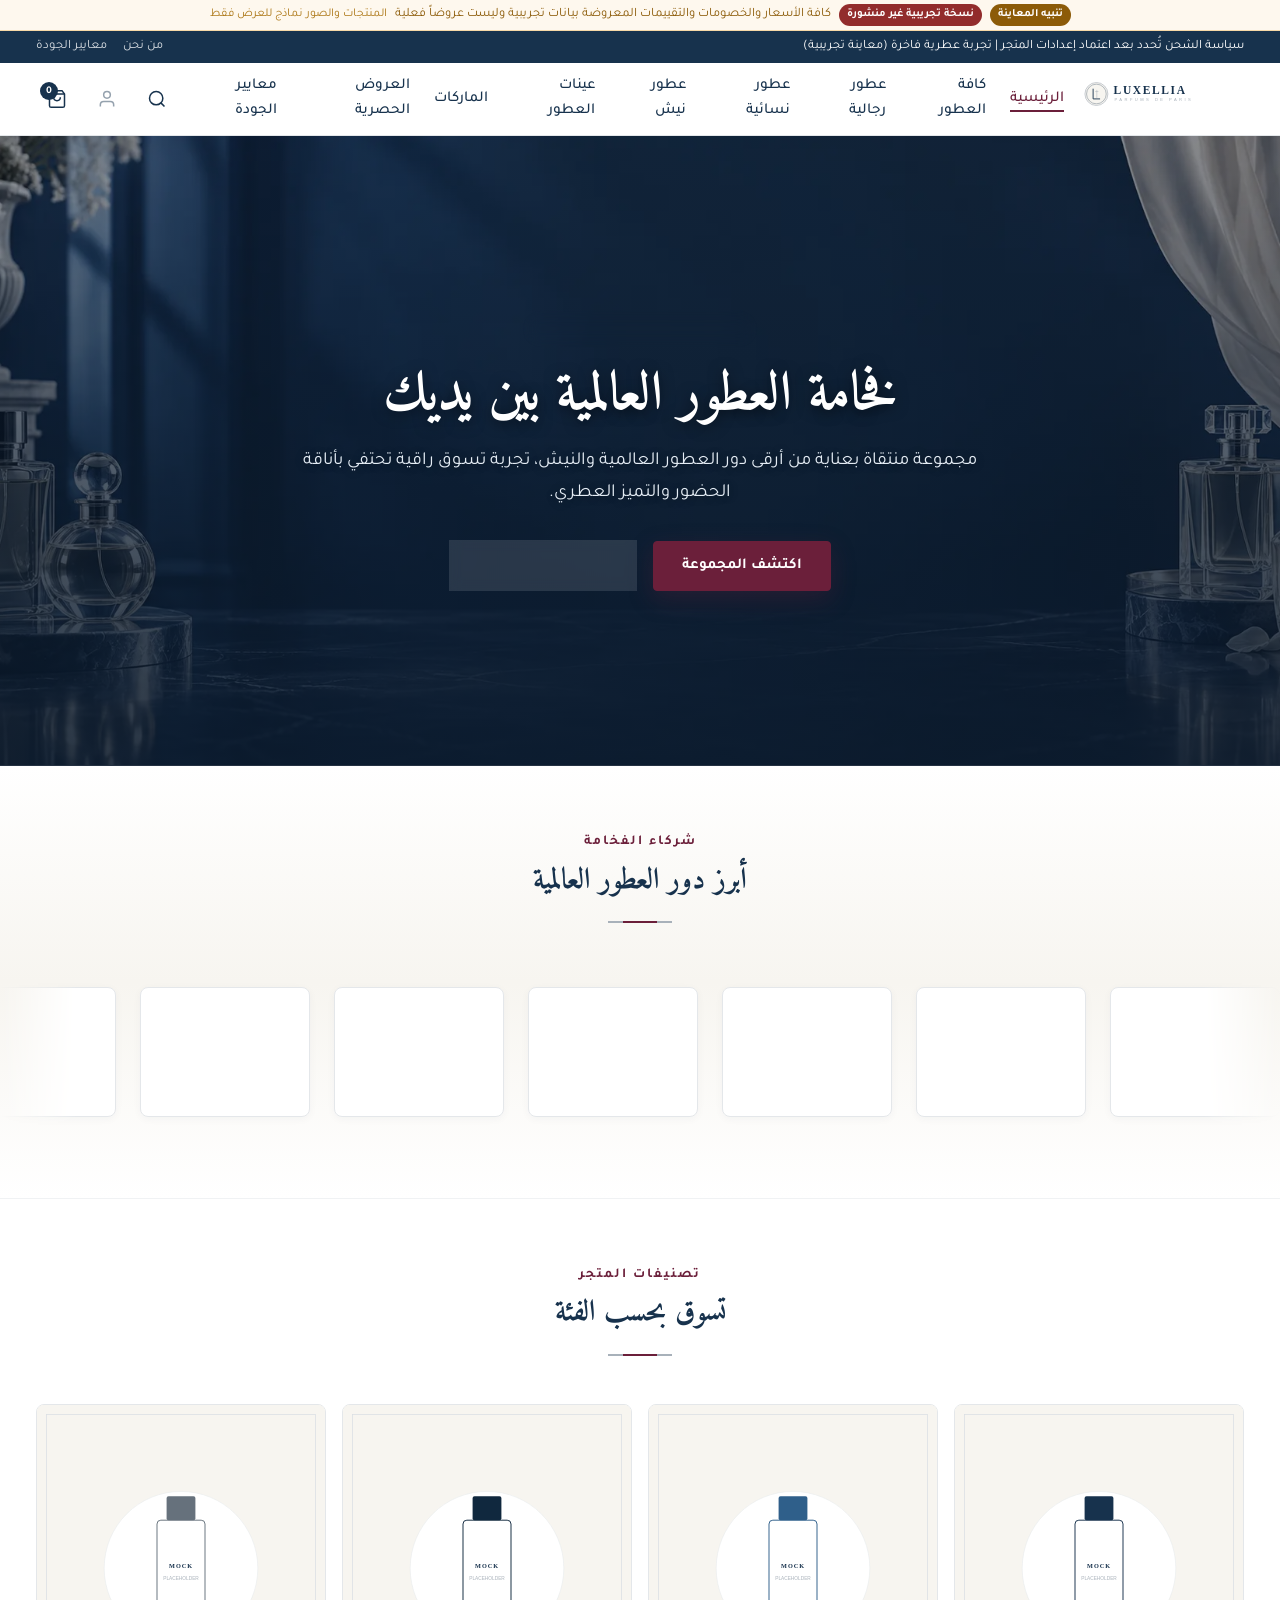
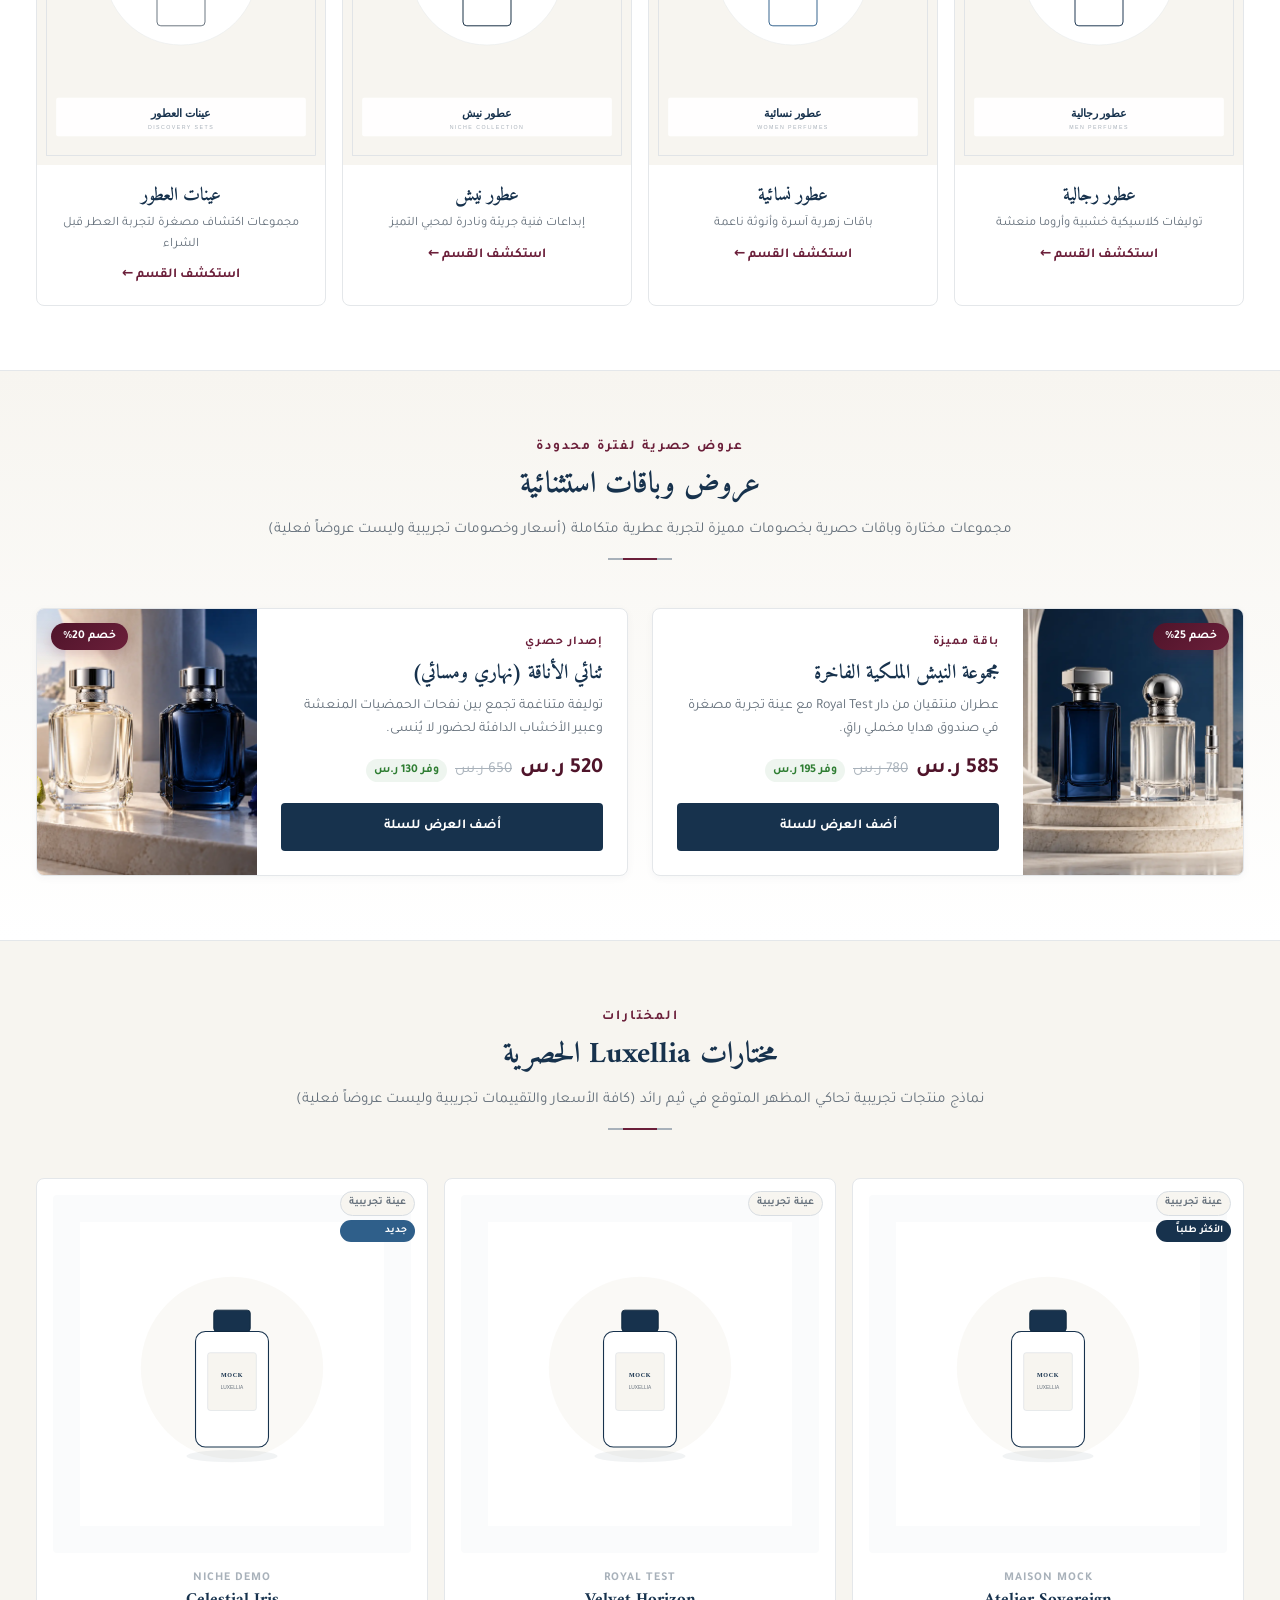
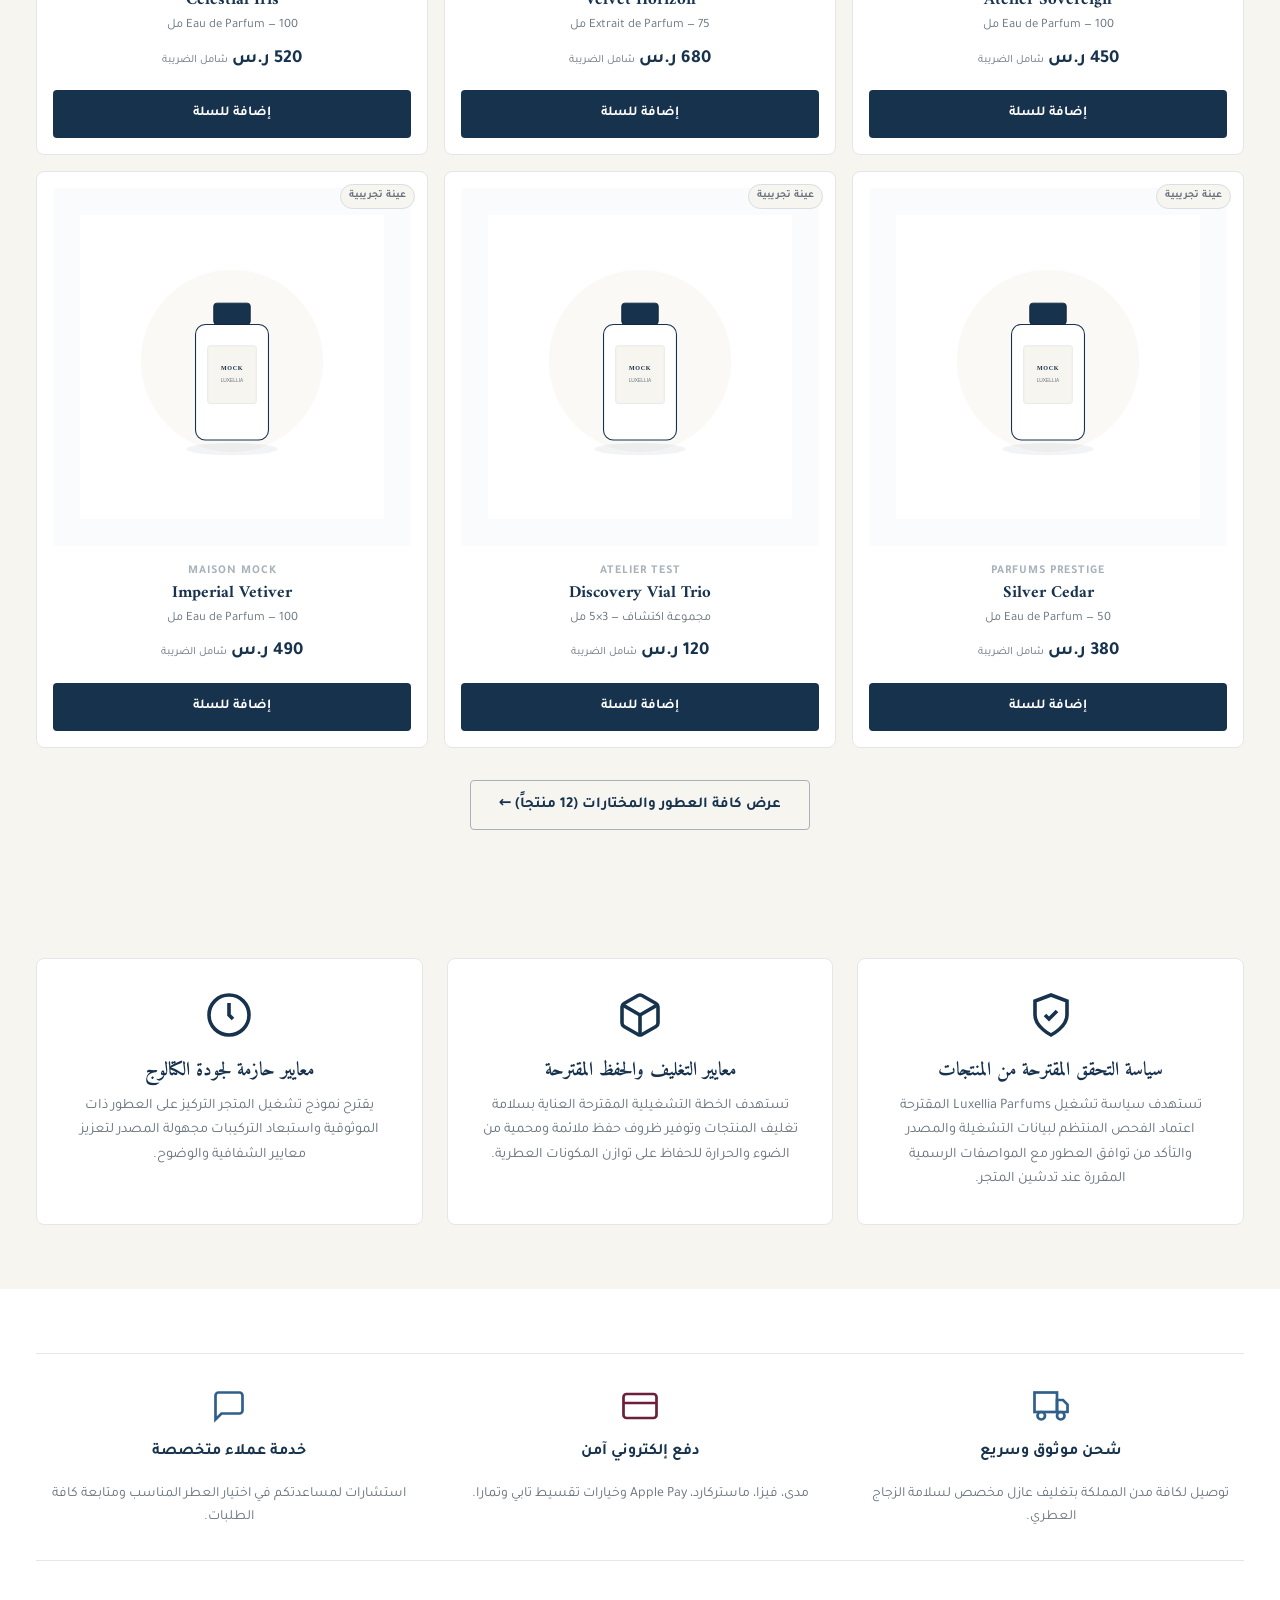
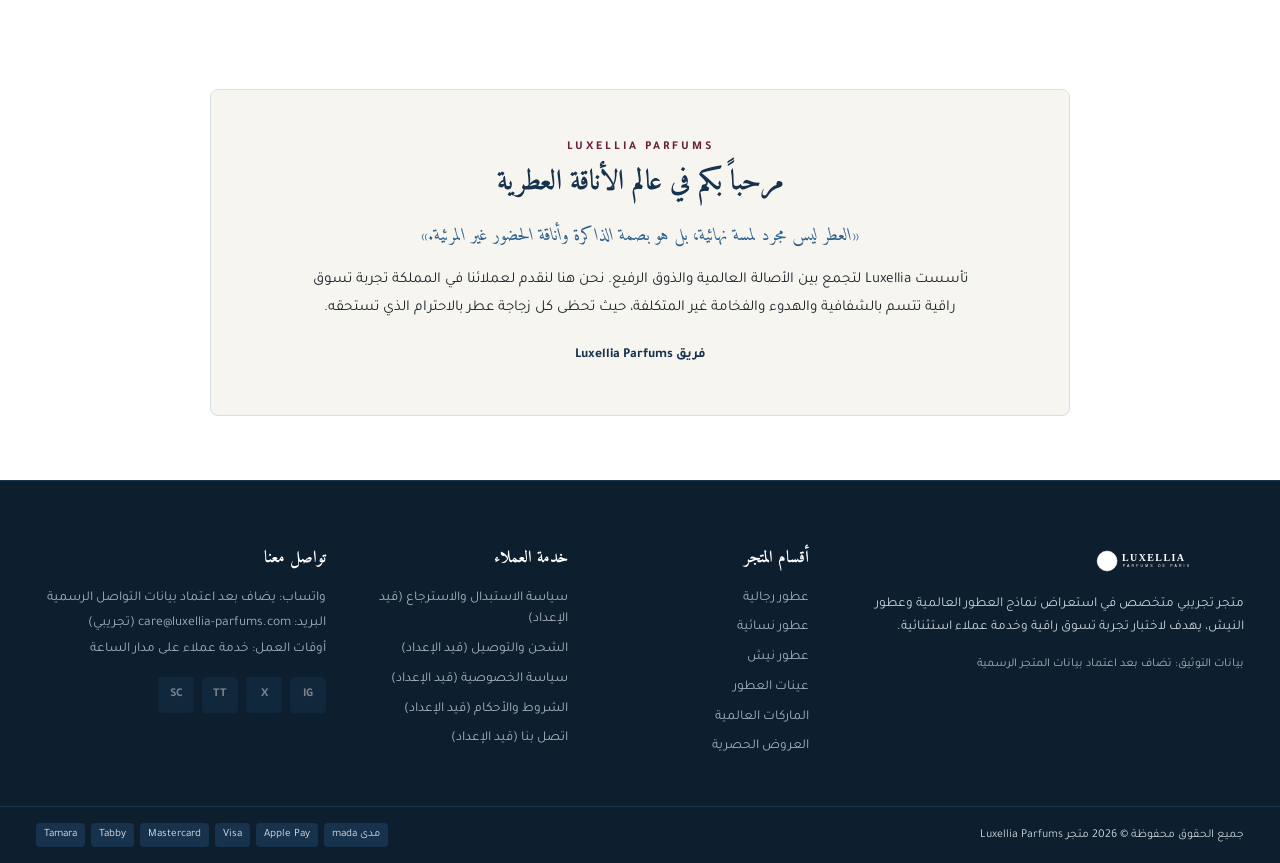
<file: index.html>
<!DOCTYPE html>
<html lang="ar" dir="rtl">
<head>
  <meta charset="UTF-8">
  <meta name="viewport" content="width=device-width, initial-scale=1.0">
  <meta name="description" content="متجر Luxellia Parfums - واجهة تجريبية فاخرة لتخصيص ثيم رائد على منصة سلة">
  <meta name="robots" content="noindex,nofollow">
  <title>Luxellia Parfums | فخامة العطور العالمية (معاينة تجريبية)</title>
  <link rel="stylesheet" href="styles.css?v=1.4.1">
  <link rel="preconnect" href="https://fonts.googleapis.com">
  <link rel="preconnect" href="https://fonts.gstatic.com" crossorigin>
  <link href="https://fonts.googleapis.com/css2?family=Amiri:ital,wght@0,400;0,700;1,400&family=Tajawal:wght@300;400;500;700&display=swap" rel="stylesheet">
</head>
<body class="luxellia-body">
  <!-- Mock Notice Banner -->
  <div class="luxellia-mock-banner" role="alert">
    <div class="luxellia-container luxellia-mock-banner-inner">
      <span class="luxellia-mock-tag">تنبيه المعاينة</span>
      <span class="luxellia-unpublished-tag">نسخة تجريبية غير منشورة</span>
      <span>كافة الأسعار والخصومات والتقييمات المعروضة بيانات تجريبية وليست عروضاً فعلية</span>
      <span class="luxellia-mock-note">المنتجات والصور نماذج للعرض فقط</span>
    </div>
  </div>

  <!-- Announcement Bar -->
  <div class="luxellia-top-bar">
    <div class="luxellia-container luxellia-top-bar-inner">
      <p class="luxellia-top-bar-text">سياسة الشحن تُحدد بعد اعتماد إعدادات المتجر | تجربة عطرية فاخرة (معاينة تجريبية)</p>
      <div class="luxellia-top-bar-links">
        <a href="#about" class="luxellia-link-subtle">من نحن</a>
        <a href="#authenticity" class="luxellia-link-subtle">معايير الجودة</a>
      </div>
    </div>
  </div>

  <!-- Main Navigation Header -->
  <header class="luxellia-header" id="main-header">
    <div class="luxellia-container luxellia-header-inner">
      <!-- Mobile Menu Toggle Button -->
      <button class="luxellia-menu-btn" id="menuToggle" aria-label="فتح القائمة الرئيسية" aria-expanded="false" aria-controls="mainNav">
        <span class="luxellia-menu-icon" aria-hidden="true"></span>
      </button>

      <!-- Logo -->
      <div class="luxellia-brand">
        <a href="index.html" class="luxellia-brand-link" aria-label="Luxellia Parfums الرئيسية">
          <img src="assets/logo.svg" alt="Luxellia Parfums" class="luxellia-logo" width="180" height="42">
        </a>
      </div>

      <!-- Desktop Navigation -->
      <nav class="luxellia-nav" id="mainNav" aria-label="التنقل الرئيسي">
        <ul class="luxellia-nav-list">
          <li class="luxellia-nav-item"><a href="index.html" class="luxellia-nav-link active">الرئيسية</a></li>
          <li class="luxellia-nav-item"><a href="products.html" class="luxellia-nav-link">كافة العطور</a></li>
          <li class="luxellia-nav-item"><a href="products.html?category=men" class="luxellia-nav-link">عطور رجالية</a></li>
          <li class="luxellia-nav-item"><a href="products.html?category=women" class="luxellia-nav-link">عطور نسائية</a></li>
          <li class="luxellia-nav-item"><a href="products.html?category=niche" class="luxellia-nav-link">عطور نيش</a></li>
          <li class="luxellia-nav-item"><a href="products.html?category=samples" class="luxellia-nav-link">عينات العطور</a></li>
          <li class="luxellia-nav-item"><a href="#brands" class="luxellia-nav-link">الماركات</a></li>
          <li class="luxellia-nav-item"><a href="products.html?offers=true" class="luxellia-nav-link">العروض الحصرية</a></li>
          <li class="luxellia-nav-item"><a href="#authenticity" class="luxellia-nav-link">معايير الجودة</a></li>
        </ul>
      </nav>

      <!-- Header Utilities -->
      <div class="luxellia-header-actions">
        <!-- Search Trigger -->
        <button class="luxellia-action-btn" id="searchBtn" aria-label="البحث عن عطر">
          <svg class="luxellia-icon" viewBox="0 0 24 24" fill="none" stroke="currentColor" stroke-width="1.8" aria-hidden="true">
            <circle cx="11" cy="11" r="8"></circle>
            <line x1="21" y1="21" x2="16.65" y2="16.65"></line>
          </svg>
        </button>

        <!-- Account (Disabled in preview) -->
        <button type="button" class="luxellia-action-btn" disabled aria-label="تسجيل الدخول / الحساب (غير متاح في المعاينة التجريبية)" title="تسجيل الدخول / الحساب (غير متاح في المعاينة التجريبية)">
          <svg class="luxellia-icon" viewBox="0 0 24 24" fill="none" stroke="currentColor" stroke-width="1.8" aria-hidden="true">
            <path d="M20 21v-2a4 4 0 0 0-4-4H8a4 4 0 0 0-4 4v2"></path>
            <circle cx="12" cy="7" r="4"></circle>
          </svg>
        </button>

        <!-- Cart Badge -->
        <button class="luxellia-action-btn luxellia-cart-btn" id="cartBtn" aria-label="سلة المشتريات: 0 منتجات">
          <svg class="luxellia-icon" viewBox="0 0 24 24" fill="none" stroke="currentColor" stroke-width="1.8" aria-hidden="true">
            <path d="M6 2L3 6v14a2 2 0 0 0 2 2h14a2 2 0 0 0 2-2V6l-3-4z"></path>
            <line x1="3" y1="6" x2="21" y2="6"></line>
            <path d="M16 10a4 4 0 0 1-8 0"></path>
          </svg>
          <span class="luxellia-cart-badge" id="cartCount">0</span>
        </button>
      </div>
    </div>
  </header>

  <main id="main-content">
    <!-- Hero Section -->
    <section class="luxellia-hero" aria-label="الواجهة الرئيسية">
      <!-- Responsive Background Picture -->
      <div class="luxellia-hero-media" aria-hidden="true">
        <picture class="luxellia-hero-picture">
          <source media="(max-width: 767px)" srcset="assets/img/hero-background-mobile.webp" width="1122" height="1402">
          <img src="assets/img/hero-background-desktop.webp" alt="" class="luxellia-hero-background" width="1942" height="809" fetchpriority="high" decoding="async" aria-hidden="true">
        </picture>
        <div class="luxellia-hero-overlay" aria-hidden="true"></div>
      </div>

      <!-- Centered Hero Content -->
      <div class="luxellia-container luxellia-hero-inner">
        <div class="luxellia-hero-content">
          <span class="luxellia-hero-tag">تشكيلة خريف 2026 الحصرية</span>
          <h1 class="luxellia-hero-title">فخامة العطور العالمية بين يديك</h1>
          <p class="luxellia-hero-desc">
            مجموعة منتقاة بعناية من أرقى دور العطور العالمية والنيش، تجربة تسوق راقية تحتفي بأناقة الحضور والتميز العطري.
          </p>
          <div class="luxellia-hero-actions">
            <a href="products.html" class="luxellia-btn luxellia-btn-primary">اكتشف المجموعة</a>
            <a href="#categories" class="luxellia-btn luxellia-btn-secondary">تسوق بحسب الفئة</a>
          </div>
        </div>
      </div>
    </section>

    <!-- Luxury Brands Strip Marquee Section -->
    <section class="luxellia-section luxellia-brands-strip-section" id="brands" aria-labelledby="brandsTitle">
      <div class="luxellia-container">
        <div class="luxellia-section-header">
          <span class="luxellia-section-subtitle">شركاء الفخامة</span>
          <h2 class="luxellia-section-title" id="brandsTitle">أبرز دور العطور العالمية</h2>
          <div class="luxellia-divider" aria-hidden="true"></div>
        </div>
      </div>

      <div class="luxellia-brands-strip" role="region" aria-label="شريط العلامات التجارية العالمي" tabindex="0">
        <div class="luxellia-brands-track">
          <!-- Primary Accessible Group -->
          <div class="luxellia-brands-group">
            <article class="luxellia-brand-card">
              <a href="#brands" class="luxellia-brand-card-link" aria-label="علامة تجارية: ميزون موك (Maison Mock)">
                <div class="luxellia-brand-logo-wrap">
                  <img src="assets/brand-1.svg" alt="" class="luxellia-brand-logo" width="140" height="54" loading="lazy">
                </div>
                <h3 class="luxellia-brand-name">ميزون موك</h3>
                <span class="luxellia-brand-sub">Maison Mock</span>
              </a>
            </article>

            <article class="luxellia-brand-card">
              <a href="#brands" class="luxellia-brand-card-link" aria-label="علامة تجارية: رويال تيست (Royal Test)">
                <div class="luxellia-brand-logo-wrap">
                  <img src="assets/brand-2.svg" alt="" class="luxellia-brand-logo" width="140" height="54" loading="lazy">
                </div>
                <h3 class="luxellia-brand-name">رويال تيست</h3>
                <span class="luxellia-brand-sub">Royal Test</span>
              </a>
            </article>

            <article class="luxellia-brand-card">
              <a href="#brands" class="luxellia-brand-card-link" aria-label="علامة تجارية: نيش ديمو (Niche Demo)">
                <div class="luxellia-brand-logo-wrap">
                  <img src="assets/brand-3.svg" alt="" class="luxellia-brand-logo" width="140" height="54" loading="lazy">
                </div>
                <h3 class="luxellia-brand-name">نيش ديمو</h3>
                <span class="luxellia-brand-sub">Niche Demo</span>
              </a>
            </article>

            <article class="luxellia-brand-card">
              <a href="#brands" class="luxellia-brand-card-link" aria-label="علامة تجارية: عطور برستيج (Parfums Prestige)">
                <div class="luxellia-brand-logo-wrap">
                  <img src="assets/brand-4.svg" alt="" class="luxellia-brand-logo" width="140" height="54" loading="lazy">
                </div>
                <h3 class="luxellia-brand-name">عطور برستيج</h3>
                <span class="luxellia-brand-sub">Parfums Prestige</span>
              </a>
            </article>

            <article class="luxellia-brand-card">
              <a href="#brands" class="luxellia-brand-card-link" aria-label="علامة تجارية: أتيليه تيست (Atelier Test)">
                <div class="luxellia-brand-logo-wrap">
                  <img src="assets/brand-5.svg" alt="" class="luxellia-brand-logo" width="140" height="54" loading="lazy">
                </div>
                <h3 class="luxellia-brand-name">أتيليه تيست</h3>
                <span class="luxellia-brand-sub">Atelier Test</span>
              </a>
            </article>

            <article class="luxellia-brand-card">
              <a href="#brands" class="luxellia-brand-card-link" aria-label="علامة تجارية: إيسنس ديمو (Essence Demo)">
                <div class="luxellia-brand-logo-wrap">
                  <img src="assets/brand-6.svg" alt="" class="luxellia-brand-logo" width="140" height="54" loading="lazy">
                </div>
                <h3 class="luxellia-brand-name">إيسنس ديمو</h3>
                <span class="luxellia-brand-sub">Essence Demo</span>
              </a>
            </article>

            <article class="luxellia-brand-card">
              <a href="#brands" class="luxellia-brand-card-link" aria-label="علامة تجارية: أورا موك (Aura Mock)">
                <div class="luxellia-brand-logo-wrap">
                  <img src="assets/brand-7.svg" alt="" class="luxellia-brand-logo" width="140" height="54" loading="lazy">
                </div>
                <h3 class="luxellia-brand-name">أورا موك</h3>
                <span class="luxellia-brand-sub">Aura Mock</span>
              </a>
            </article>

            <article class="luxellia-brand-card">
              <a href="#brands" class="luxellia-brand-card-link" aria-label="علامة تجارية: نوبل ديمو (Noble Demo)">
                <div class="luxellia-brand-logo-wrap">
                  <img src="assets/brand-8.svg" alt="" class="luxellia-brand-logo" width="140" height="54" loading="lazy">
                </div>
                <h3 class="luxellia-brand-name">نوبل ديمو</h3>
                <span class="luxellia-brand-sub">Noble Demo</span>
              </a>
            </article>
          </div>

          <!-- Secondary Cloned Group for Seamless Loop (aria-hidden="true" and tabindex="-1" to prevent duplicate assistive announcements or focus trap) -->
          <div class="luxellia-brands-group" aria-hidden="true">
            <article class="luxellia-brand-card">
              <a href="#brands" class="luxellia-brand-card-link" tabindex="-1">
                <div class="luxellia-brand-logo-wrap">
                  <img src="assets/brand-1.svg" alt="" class="luxellia-brand-logo" width="140" height="54" loading="lazy">
                </div>
                <h3 class="luxellia-brand-name">ميزون موك</h3>
                <span class="luxellia-brand-sub">Maison Mock</span>
              </a>
            </article>

            <article class="luxellia-brand-card">
              <a href="#brands" class="luxellia-brand-card-link" tabindex="-1">
                <div class="luxellia-brand-logo-wrap">
                  <img src="assets/brand-2.svg" alt="" class="luxellia-brand-logo" width="140" height="54" loading="lazy">
                </div>
                <h3 class="luxellia-brand-name">رويال تيست</h3>
                <span class="luxellia-brand-sub">Royal Test</span>
              </a>
            </article>

            <article class="luxellia-brand-card">
              <a href="#brands" class="luxellia-brand-card-link" tabindex="-1">
                <div class="luxellia-brand-logo-wrap">
                  <img src="assets/brand-3.svg" alt="" class="luxellia-brand-logo" width="140" height="54" loading="lazy">
                </div>
                <h3 class="luxellia-brand-name">نيش ديمو</h3>
                <span class="luxellia-brand-sub">Niche Demo</span>
              </a>
            </article>

            <article class="luxellia-brand-card">
              <a href="#brands" class="luxellia-brand-card-link" tabindex="-1">
                <div class="luxellia-brand-logo-wrap">
                  <img src="assets/brand-4.svg" alt="" class="luxellia-brand-logo" width="140" height="54" loading="lazy">
                </div>
                <h3 class="luxellia-brand-name">عطور برستيج</h3>
                <span class="luxellia-brand-sub">Parfums Prestige</span>
              </a>
            </article>

            <article class="luxellia-brand-card">
              <a href="#brands" class="luxellia-brand-card-link" tabindex="-1">
                <div class="luxellia-brand-logo-wrap">
                  <img src="assets/brand-5.svg" alt="" class="luxellia-brand-logo" width="140" height="54" loading="lazy">
                </div>
                <h3 class="luxellia-brand-name">أتيليه تيست</h3>
                <span class="luxellia-brand-sub">Atelier Test</span>
              </a>
            </article>

            <article class="luxellia-brand-card">
              <a href="#brands" class="luxellia-brand-card-link" tabindex="-1">
                <div class="luxellia-brand-logo-wrap">
                  <img src="assets/brand-6.svg" alt="" class="luxellia-brand-logo" width="140" height="54" loading="lazy">
                </div>
                <h3 class="luxellia-brand-name">إيسنس ديمو</h3>
                <span class="luxellia-brand-sub">Essence Demo</span>
              </a>
            </article>

            <article class="luxellia-brand-card">
              <a href="#brands" class="luxellia-brand-card-link" tabindex="-1">
                <div class="luxellia-brand-logo-wrap">
                  <img src="assets/brand-7.svg" alt="" class="luxellia-brand-logo" width="140" height="54" loading="lazy">
                </div>
                <h3 class="luxellia-brand-name">أورا موك</h3>
                <span class="luxellia-brand-sub">Aura Mock</span>
              </a>
            </article>

            <article class="luxellia-brand-card">
              <a href="#brands" class="luxellia-brand-card-link" tabindex="-1">
                <div class="luxellia-brand-logo-wrap">
                  <img src="assets/brand-8.svg" alt="" class="luxellia-brand-logo" width="140" height="54" loading="lazy">
                </div>
                <h3 class="luxellia-brand-name">نوبل ديمو</h3>
                <span class="luxellia-brand-sub">Noble Demo</span>
              </a>
            </article>
          </div>
        </div>
      </div>
    </section>

    <!-- Four Primary Shopping Categories -->
    <section class="luxellia-section" id="categories" aria-labelledby="categoriesTitle">
      <div class="luxellia-container">
        <div class="luxellia-section-header">
          <span class="luxellia-section-subtitle">تصنيفات المتجر</span>
          <h2 class="luxellia-section-title" id="categoriesTitle">تسوق بحسب الفئة</h2>
          <div class="luxellia-divider" aria-hidden="true"></div>
        </div>

        <div class="luxellia-categories-grid">
          <!-- Category 1 -->
          <article class="luxellia-cat-card">
            <a href="products.html?category=men" class="luxellia-cat-link">
              <div class="luxellia-cat-media">
                <img src="assets/cat-men.svg" alt="عطور رجالية فاخرة" class="luxellia-cat-img" loading="lazy" width="300" height="375">
              </div>
              <div class="luxellia-cat-content">
                <h3 class="luxellia-cat-name">عطور رجالية</h3>
                <p class="luxellia-cat-caption">توليفات كلاسيكية خشبية وأروما منعشة</p>
                <span class="luxellia-cat-cta">استكشف القسم &larr;</span>
              </div>
            </a>
          </article>

          <!-- Category 2 -->
          <article class="luxellia-cat-card">
            <a href="products.html?category=women" class="luxellia-cat-link">
              <div class="luxellia-cat-media">
                <img src="assets/cat-women.svg" alt="عطور نسائية راقية" class="luxellia-cat-img" loading="lazy" width="300" height="375">
              </div>
              <div class="luxellia-cat-content">
                <h3 class="luxellia-cat-name">عطور نسائية</h3>
                <p class="luxellia-cat-caption">باقات زهرية آسرة وأنوثة ناعمة</p>
                <span class="luxellia-cat-cta">استكشف القسم &larr;</span>
              </div>
            </a>
          </article>

          <!-- Category 3 -->
          <article class="luxellia-cat-card">
            <a href="products.html?category=niche" class="luxellia-cat-link">
              <div class="luxellia-cat-media">
                <img src="assets/cat-niche.svg" alt="عطور نيش حصرية" class="luxellia-cat-img" loading="lazy" width="300" height="375">
              </div>
              <div class="luxellia-cat-content">
                <h3 class="luxellia-cat-name">عطور نيش</h3>
                <p class="luxellia-cat-caption">إبداعات فنية جريئة ونادرة لمحبي التميز</p>
                <span class="luxellia-cat-cta">استكشف القسم &larr;</span>
              </div>
            </a>
          </article>

          <!-- Category 4 -->
          <article class="luxellia-cat-card">
            <a href="products.html?category=samples" class="luxellia-cat-link">
              <div class="luxellia-cat-media">
                <img src="assets/cat-samples.svg" alt="عينات العطور ومجموعات الاكتشاف" class="luxellia-cat-img" loading="lazy" width="300" height="375">
              </div>
              <div class="luxellia-cat-content">
                <h3 class="luxellia-cat-name">عينات العطور</h3>
                <p class="luxellia-cat-caption">مجموعات اكتشاف مصغرة لتجربة العطر قبل الشراء</p>
                <span class="luxellia-cat-cta">استكشف القسم &larr;</span>
              </div>
            </a>
          </article>
        </div>
      </div>
    </section>

    <!-- Exclusive Product Offers Section -->
    <section class="luxellia-section luxellia-offers-section" id="offers" aria-labelledby="offersTitle">
      <div class="luxellia-container">
        <div class="luxellia-section-header">
          <span class="luxellia-section-subtitle">عروض حصرية لفترة محدودة</span>
          <h2 class="luxellia-section-title" id="offersTitle">عروض وباقات استثنائية</h2>
          <p class="luxellia-section-desc">مجموعات مختارة وباقات حصرية بخصومات مميزة لتجربة عطرية متكاملة (أسعار وخصومات تجريبية وليست عروضاً فعلية)</p>
          <div class="luxellia-divider" aria-hidden="true"></div>
        </div>

        <div class="luxellia-offers-grid">
          <!-- Offer Card 1 -->
          <article class="luxellia-offer-card">
            <div class="luxellia-offer-badge">خصم 25%</div>
            <div class="luxellia-offer-media">
              <img src="assets/img/offer-royal-niche-set.webp" alt="مجموعة عطور نيش تجريبية مع عينة مصغرة" class="luxellia-offer-image" loading="lazy" decoding="async" width="1448" height="1086">
            </div>
            <div class="luxellia-offer-content">
              <span class="luxellia-offer-tag">باقة مميزة</span>
              <h3 class="luxellia-offer-title">مجموعة النيش الملكية الفاخرة</h3>
              <p class="luxellia-offer-desc">عطران منتقيان من دار Royal Test مع عينة تجربة مصغرة في صندوق هدايا مخملي راقٍ.</p>
              <div class="luxellia-offer-pricing">
                <span class="luxellia-offer-price-current">585 ر.س</span>
                <span class="luxellia-offer-price-old">780 ر.س</span>
                <span class="luxellia-offer-discount-chip">وفر 195 ر.س</span>
              </div>
              <button class="luxellia-btn luxellia-btn-add luxellia-offer-btn" data-id="offer-1" data-name="مجموعة النيش الملكية">
                أضف العرض للسلة
              </button>
            </div>
          </article>

          <!-- Offer Card 2 (Reversed visually on desktop) -->
          <article class="luxellia-offer-card luxellia-offer-card--reversed">
            <div class="luxellia-offer-badge">خصم 20%</div>
            <div class="luxellia-offer-media">
              <img src="assets/img/offer-day-night-duo.webp" alt="ثنائي عطور تجريبي للاستخدام النهاري والمسائي" class="luxellia-offer-image" loading="lazy" decoding="async" width="1448" height="1086">
            </div>
            <div class="luxellia-offer-content">
              <span class="luxellia-offer-tag">إصدار حصري</span>
              <h3 class="luxellia-offer-title">ثنائي الأناقة (نهاري ومسائي)</h3>
              <p class="luxellia-offer-desc">توليفة متناغمة تجمع بين نفحات الحمضيات المنعشة وعبير الأخشاب الدافئة لحضور لا يُنسى.</p>
              <div class="luxellia-offer-pricing">
                <span class="luxellia-offer-price-current">520 ر.س</span>
                <span class="luxellia-offer-price-old">650 ر.س</span>
                <span class="luxellia-offer-discount-chip">وفر 130 ر.س</span>
              </div>
              <button class="luxellia-btn luxellia-btn-add luxellia-offer-btn" data-id="offer-2" data-name="ثنائي الأناقة">
                أضف العرض للسلة
              </button>
            </div>
          </article>
        </div>
      </div>
    </section>

    <!-- Curated Mock Products Grid -->
    <section class="luxellia-section luxellia-bg-alt" id="catalog" aria-labelledby="featuredTitle">
      <div class="luxellia-container">
        <div class="luxellia-section-header">
          <span class="luxellia-section-subtitle">المختارات</span>
          <h2 class="luxellia-section-title" id="featuredTitle">مختارات Luxellia الحصرية</h2>
          <p class="luxellia-section-desc">نماذج منتجات تجريبية تحاكي المظهر المتوقع في ثيم رائد (كافة الأسعار والتقييمات تجريبية وليست عروضاً فعلية)</p>
          <div class="luxellia-divider" aria-hidden="true"></div>
        </div>

        <div class="luxellia-products-grid">
          <!-- Product Card 1 -->
          <article class="luxellia-product-card" data-sku="MOCK-SOV-100">
            <div class="luxellia-product-badges">
              <span class="luxellia-badge luxellia-badge-mock">عينة تجريبية</span>
              <span class="luxellia-badge luxellia-badge-featured">الأكثر طلباً</span>
            </div>
            <div class="luxellia-product-media">
              <img src="assets/prod-1.svg" alt="عطر تجريبي Atelier Sovereign" class="luxellia-product-img" loading="lazy" width="280" height="280">
            </div>
            <div class="luxellia-product-info">
              <span class="luxellia-product-brand">Maison Mock</span>
              <h3 class="luxellia-product-name"><a href="products.html">Atelier Sovereign</a></h3>
              <p class="luxellia-product-spec">Eau de Parfum — 100 مل</p>
              <div class="luxellia-product-price-row">
                <span class="luxellia-product-price">450 ر.س</span>
                <span class="luxellia-tax-note">شامل الضريبة</span>
              </div>
              <button class="luxellia-btn luxellia-btn-add" data-id="1" data-name="Atelier Sovereign">
                إضافة للسلة
              </button>
            </div>
          </article>

          <!-- Product Card 2 -->
          <article class="luxellia-product-card" data-sku="MOCK-VEL-75">
            <div class="luxellia-product-badges">
              <span class="luxellia-badge luxellia-badge-mock">عينة تجريبية</span>
            </div>
            <div class="luxellia-product-media">
              <img src="assets/prod-2.svg" alt="عطر تجريبي Velvet Horizon" class="luxellia-product-img" loading="lazy" width="280" height="280">
            </div>
            <div class="luxellia-product-info">
              <span class="luxellia-product-brand">Royal Test</span>
              <h3 class="luxellia-product-name"><a href="products.html">Velvet Horizon</a></h3>
              <p class="luxellia-product-spec">Extrait de Parfum — 75 مل</p>
              <div class="luxellia-product-price-row">
                <span class="luxellia-product-price">680 ر.س</span>
                <span class="luxellia-tax-note">شامل الضريبة</span>
              </div>
              <button class="luxellia-btn luxellia-btn-add" data-id="2" data-name="Velvet Horizon">
                إضافة للسلة
              </button>
            </div>
          </article>

          <!-- Product Card 3 -->
          <article class="luxellia-product-card" data-sku="MOCK-CEL-100">
            <div class="luxellia-product-badges">
              <span class="luxellia-badge luxellia-badge-mock">عينة تجريبية</span>
              <span class="luxellia-badge luxellia-badge-new">جديد</span>
            </div>
            <div class="luxellia-product-media">
              <img src="assets/prod-3.svg" alt="عطر تجريبي Celestial Iris" class="luxellia-product-img" loading="lazy" width="280" height="280">
            </div>
            <div class="luxellia-product-info">
              <span class="luxellia-product-brand">Niche Demo</span>
              <h3 class="luxellia-product-name"><a href="products.html">Celestial Iris</a></h3>
              <p class="luxellia-product-spec">Eau de Parfum — 100 مل</p>
              <div class="luxellia-product-price-row">
                <span class="luxellia-product-price">520 ر.س</span>
                <span class="luxellia-tax-note">شامل الضريبة</span>
              </div>
              <button class="luxellia-btn luxellia-btn-add" data-id="3" data-name="Celestial Iris">
                إضافة للسلة
              </button>
            </div>
          </article>

          <!-- Product Card 4 -->
          <article class="luxellia-product-card" data-sku="MOCK-SIL-50">
            <div class="luxellia-product-badges">
              <span class="luxellia-badge luxellia-badge-mock">عينة تجريبية</span>
            </div>
            <div class="luxellia-product-media">
              <img src="assets/prod-4.svg" alt="عطر تجريبي Silver Cedar" class="luxellia-product-img" loading="lazy" width="280" height="280">
            </div>
            <div class="luxellia-product-info">
              <span class="luxellia-product-brand">Parfums Prestige</span>
              <h3 class="luxellia-product-name"><a href="products.html">Silver Cedar</a></h3>
              <p class="luxellia-product-spec">Eau de Parfum — 50 مل</p>
              <div class="luxellia-product-price-row">
                <span class="luxellia-product-price">380 ر.س</span>
                <span class="luxellia-tax-note">شامل الضريبة</span>
              </div>
              <button class="luxellia-btn luxellia-btn-add" data-id="4" data-name="Silver Cedar">
                إضافة للسلة
              </button>
            </div>
          </article>

          <!-- Product Card 5 -->
          <article class="luxellia-product-card" data-sku="MOCK-TRIO-15">
            <div class="luxellia-product-badges">
              <span class="luxellia-badge luxellia-badge-mock">عينة تجريبية</span>
            </div>
            <div class="luxellia-product-media">
              <img src="assets/prod-5.svg" alt="مجموعة عينات Discovery Vial Trio" class="luxellia-product-img" loading="lazy" width="280" height="280">
            </div>
            <div class="luxellia-product-info">
              <span class="luxellia-product-brand">Atelier Test</span>
              <h3 class="luxellia-product-name"><a href="products.html">Discovery Vial Trio</a></h3>
              <p class="luxellia-product-spec">مجموعة اكتشاف — 3×5 مل</p>
              <div class="luxellia-product-price-row">
                <span class="luxellia-product-price">120 ر.س</span>
                <span class="luxellia-tax-note">شامل الضريبة</span>
              </div>
              <button class="luxellia-btn luxellia-btn-add" data-id="5" data-name="Discovery Vial Trio">
                إضافة للسلة
              </button>
            </div>
          </article>

          <!-- Product Card 6 -->
          <article class="luxellia-product-card" data-sku="MOCK-IMP-100">
            <div class="luxellia-product-badges">
              <span class="luxellia-badge luxellia-badge-mock">عينة تجريبية</span>
            </div>
            <div class="luxellia-product-media">
              <img src="assets/prod-6.svg" alt="عطر تجريبي Imperial Vetiver" class="luxellia-product-img" loading="lazy" width="280" height="280">
            </div>
            <div class="luxellia-product-info">
              <span class="luxellia-product-brand">Maison Mock</span>
              <h3 class="luxellia-product-name"><a href="products.html">Imperial Vetiver</a></h3>
              <p class="luxellia-product-spec">Eau de Parfum — 100 مل</p>
              <div class="luxellia-product-price-row">
                <span class="luxellia-product-price">490 ر.س</span>
                <span class="luxellia-tax-note">شامل الضريبة</span>
              </div>
              <button class="luxellia-btn luxellia-btn-add" data-id="6" data-name="Imperial Vetiver">
                إضافة للسلة
              </button>
            </div>
          </article>
        </div>

        <div class="luxellia-catalog-cta-wrap">
          <a href="products.html" class="luxellia-btn luxellia-btn-secondary luxellia-btn-all-products">
            عرض كافة العطور والمختارات (12 منتجاً) &larr;
          </a>
        </div>
      </div>
    </section>

    <!-- Authenticity & Quality Policy Section -->
    <section class="luxellia-section luxellia-bg-alt" id="authenticity" aria-labelledby="authTitle">
      <div class="luxellia-container">
        <div class="luxellia-auth-grid">
          <div class="luxellia-auth-card">
            <div class="luxellia-auth-icon" aria-hidden="true">
              <svg viewBox="0 0 24 24" fill="none" stroke="currentColor" stroke-width="1.8">
                <path d="M12 22s8-4 8-10V5l-8-3-8 3v7c0 6 8 10 8 10z"></path>
                <path d="m9 12 2 2 4-4"></path>
              </svg>
            </div>
            <h3 class="luxellia-auth-heading">سياسة التحقق المقترحة من المنتجات</h3>
            <p class="luxellia-auth-text">
              تستهدف سياسة تشغيل Luxellia Parfums المقترحة اعتماد الفحص المنتظم لبيانات التشغيلة والمصدر والتأكد من توافق العطور مع المواصفات الرسمية المقررة عند تدشين المتجر.
            </p>
          </div>

          <div class="luxellia-auth-card">
            <div class="luxellia-auth-icon" aria-hidden="true">
              <svg viewBox="0 0 24 24" fill="none" stroke="currentColor" stroke-width="1.8">
                <path d="M21 16V8a2 2 0 0 0-1-1.73l-7-4a2 2 0 0 0-2 0l-7 4A2 2 0 0 0 3 8v8a2 2 0 0 0 1 1.73l7 4a2 2 0 0 0 2 0l7-4A2 2 0 0 0 21 16z"></path>
                <polyline points="3.27 6.96 12 12.01 20.73 6.96"></polyline>
                <line x1="12" y1="22.08" x2="12" y2="12"></line>
              </svg>
            </div>
            <h3 class="luxellia-auth-heading">معايير التغليف والحفظ المقترحة</h3>
            <p class="luxellia-auth-text">
              تستهدف الخطة التشغيلية المقترحة العناية بسلامة تغليف المنتجات وتوفير ظروف حفظ ملائمة ومحمية من الضوء والحرارة للحفاظ على توازن المكونات العطرية.
            </p>
          </div>

          <div class="luxellia-auth-card">
            <div class="luxellia-auth-icon" aria-hidden="true">
              <svg viewBox="0 0 24 24" fill="none" stroke="currentColor" stroke-width="1.8">
                <circle cx="12" cy="12" r="10"></circle>
                <polyline points="12 6 12 12 14 14"></polyline>
              </svg>
            </div>
            <h3 class="luxellia-auth-heading">معايير حازمة لجودة الكتالوج</h3>
            <p class="luxellia-auth-text">
              يقترح نموذج تشغيل المتجر التركيز على العطور ذات الموثوقية واستبعاد التركيبات مجهولة المصدر لتعزيز معايير الشفافية والوضوح.
            </p>
          </div>
        </div>
      </div>
    </section>

    <!-- Shopping Experience / Value Props Section -->
    <section class="luxellia-section" aria-label="مزايا التسوق">
      <div class="luxellia-container">
        <div class="luxellia-features-grid">
          <div class="luxellia-feature-item">
            <div class="luxellia-feature-icon" aria-hidden="true">
              <svg viewBox="0 0 24 24" fill="none" stroke="currentColor" stroke-width="1.8">
                <rect x="1" y="3" width="15" height="13"></rect>
                <polygon points="16 8 20 8 23 11 23 16 16 16 16 8"></polygon>
                <circle cx="5.5" cy="18.5" r="2.5"></circle>
                <circle cx="18.5" cy="18.5" r="2.5"></circle>
              </svg>
            </div>
            <h4 class="luxellia-feature-title">شحن موثوق وسريع</h4>
            <p class="luxellia-feature-desc">توصيل لكافة مدن المملكة بتغليف عازل مخصص لسلامة الزجاج العطري.</p>
          </div>

          <div class="luxellia-feature-item">
            <div class="luxellia-feature-icon" aria-hidden="true">
              <svg viewBox="0 0 24 24" fill="none" stroke="currentColor" stroke-width="1.8">
                <rect x="1" y="4" width="22" height="16" rx="2" ry="2"></rect>
                <line x1="1" y1="10" x2="23" y2="10"></line>
              </svg>
            </div>
            <h4 class="luxellia-feature-title">دفع إلكتروني آمن</h4>
            <p class="luxellia-feature-desc">مدى، فيزا، ماستركارد، Apple Pay وخيارات تقسيط تابي وتمارا.</p>
          </div>

          <div class="luxellia-feature-item">
            <div class="luxellia-feature-icon" aria-hidden="true">
              <svg viewBox="0 0 24 24" fill="none" stroke="currentColor" stroke-width="1.8">
                <path d="M21 15a2 2 0 0 1-2 2H7l-4 4V5a2 2 0 0 1 2-2h14a2 2 0 0 1 2 2z"></path>
              </svg>
            </div>
            <h4 class="luxellia-feature-title">خدمة عملاء متخصصة</h4>
            <p class="luxellia-feature-desc">استشارات لمساعدتكم في اختيار العطر المناسب ومتابعة كافة الطلبات.</p>
          </div>
        </div>
      </div>
    </section>

    <!-- Welcome Editorial Message -->
    <section class="luxellia-section luxellia-welcome-section" id="about" aria-labelledby="welcomeTitle">
      <div class="luxellia-container">
        <div class="luxellia-welcome-box">
          <span class="luxellia-welcome-accent" aria-hidden="true">LUXELLIA PARFUMS</span>
          <h2 class="luxellia-welcome-title" id="welcomeTitle">مرحباً بكم في عالم الأناقة العطرية</h2>
          <p class="luxellia-welcome-lead">
            «العطر ليس مجرد لمسة نهائية، بل هو بصمة الذاكرة وأناقة الحضور غير المرئية.»
          </p>
          <p class="luxellia-welcome-body">
            تأسست Luxellia لتجمع بين الأصالة العالمية والذوق الرفيع. نحن هنا لنقدم لعملائنا في المملكة تجربة تسوق راقية تتسم بالشفافية والهدوء والفخامة غير المتكلفة، حيث تحظى كل زجاجة عطر بالاحترام الذي تستحقه.
          </p>
          <div class="luxellia-welcome-sig">
            <span>فريق Luxellia Parfums</span>
          </div>
        </div>
      </div>
    </section>
  </main>

  <!-- Organized Footer -->
  <footer class="luxellia-footer" id="support">
    <div class="luxellia-container luxellia-footer-inner">
      <!-- Col 1: Brand & Bio -->
      <div class="luxellia-footer-col luxellia-footer-brand-col">
        <img src="assets/logo.svg" alt="Luxellia Parfums" class="luxellia-footer-logo" width="160" height="38">
        <p class="luxellia-footer-bio">
          متجر تجريبي متخصص في استعراض نماذج العطور العالمية وعطور النيش، يهدف لاختبار تجربة تسوق راقية وخدمة عملاء استثنائية.
        </p>
        <div class="luxellia-footer-tax">
          <span>بيانات التوثيق: تضاف بعد اعتماد بيانات المتجر الرسمية</span>
        </div>
      </div>

      <!-- Col 2: Navigation Links -->
      <div class="luxellia-footer-col">
        <h4 class="luxellia-footer-heading">أقسام المتجر</h4>
        <ul class="luxellia-footer-links">
          <li><a href="products.html?category=men">عطور رجالية</a></li>
          <li><a href="products.html?category=women">عطور نسائية</a></li>
          <li><a href="products.html?category=niche">عطور نيش</a></li>
          <li><a href="products.html?category=samples">عينات العطور</a></li>
          <li><a href="#brands">الماركات العالمية</a></li>
          <li><a href="products.html?offers=true">العروض الحصرية</a></li>
        </ul>
      </div>

      <!-- Col 3: Customer Service & Policies (Pending client content) -->
      <div class="luxellia-footer-col">
        <h4 class="luxellia-footer-heading">خدمة العملاء</h4>
        <ul class="luxellia-footer-links">
          <li><span class="luxellia-footer-text-item">سياسة الاستبدال والاسترجاع (قيد الإعداد)</span></li>
          <li><span class="luxellia-footer-text-item">الشحن والتوصيل (قيد الإعداد)</span></li>
          <li><span class="luxellia-footer-text-item">سياسة الخصوصية (قيد الإعداد)</span></li>
          <li><span class="luxellia-footer-text-item">الشروط والأحكام (قيد الإعداد)</span></li>
          <li><span class="luxellia-footer-text-item">اتصل بنا (قيد الإعداد)</span></li>
        </ul>
      </div>

      <!-- Col 4: Contact & Socials (Pending official accounts) -->
      <div class="luxellia-footer-col">
        <h4 class="luxellia-footer-heading">تواصل معنا</h4>
        <p class="luxellia-footer-contact-item">واتساب: يضاف بعد اعتماد بيانات التواصل الرسمية</p>
        <p class="luxellia-footer-contact-item">البريد: care@luxellia-parfums.com (تجريبي)</p>
        <p class="luxellia-footer-contact-item">أوقات العمل: خدمة عملاء على مدار الساعة</p>
        <div class="luxellia-social-links" aria-label="حسابات التواصل الاجتماعي (قيد الإعداد)">
          <span class="luxellia-social-icon is-disabled" aria-label="Instagram (قيد الإعداد)" title="Instagram (قيد الإعداد)">IG</span>
          <span class="luxellia-social-icon is-disabled" aria-label="Twitter / X (قيد الإعداد)" title="Twitter / X (قيد الإعداد)">X</span>
          <span class="luxellia-social-icon is-disabled" aria-label="TikTok (قيد الإعداد)" title="TikTok (قيد الإعداد)">TT</span>
          <span class="luxellia-social-icon is-disabled" aria-label="Snapchat (قيد الإعداد)" title="Snapchat (قيد الإعداد)">SC</span>
        </div>
      </div>
    </div>

    <!-- Bottom Bar -->
    <div class="luxellia-footer-bottom">
      <div class="luxellia-container luxellia-footer-bottom-inner">
        <p class="luxellia-copyright">جميع الحقوق محفوظة &copy; 2026 متجر Luxellia Parfums</p>
        <div class="luxellia-payment-icons">
          <span class="luxellia-pay-badge">مدى mada</span>
          <span class="luxellia-pay-badge">Apple Pay</span>
          <span class="luxellia-pay-badge">Visa</span>
          <span class="luxellia-pay-badge">Mastercard</span>
          <span class="luxellia-pay-badge">Tabby</span>
          <span class="luxellia-pay-badge">Tamara</span>
        </div>
      </div>
    </div>
  </footer>

  <!-- Toast Notification Container for Mock Actions -->
  <div id="luxelliaToast" class="luxellia-toast" role="status" aria-live="polite" aria-atomic="true"></div>

  <script src="preview.js?v=1.4.1"></script>
</body>
</html>
</file>
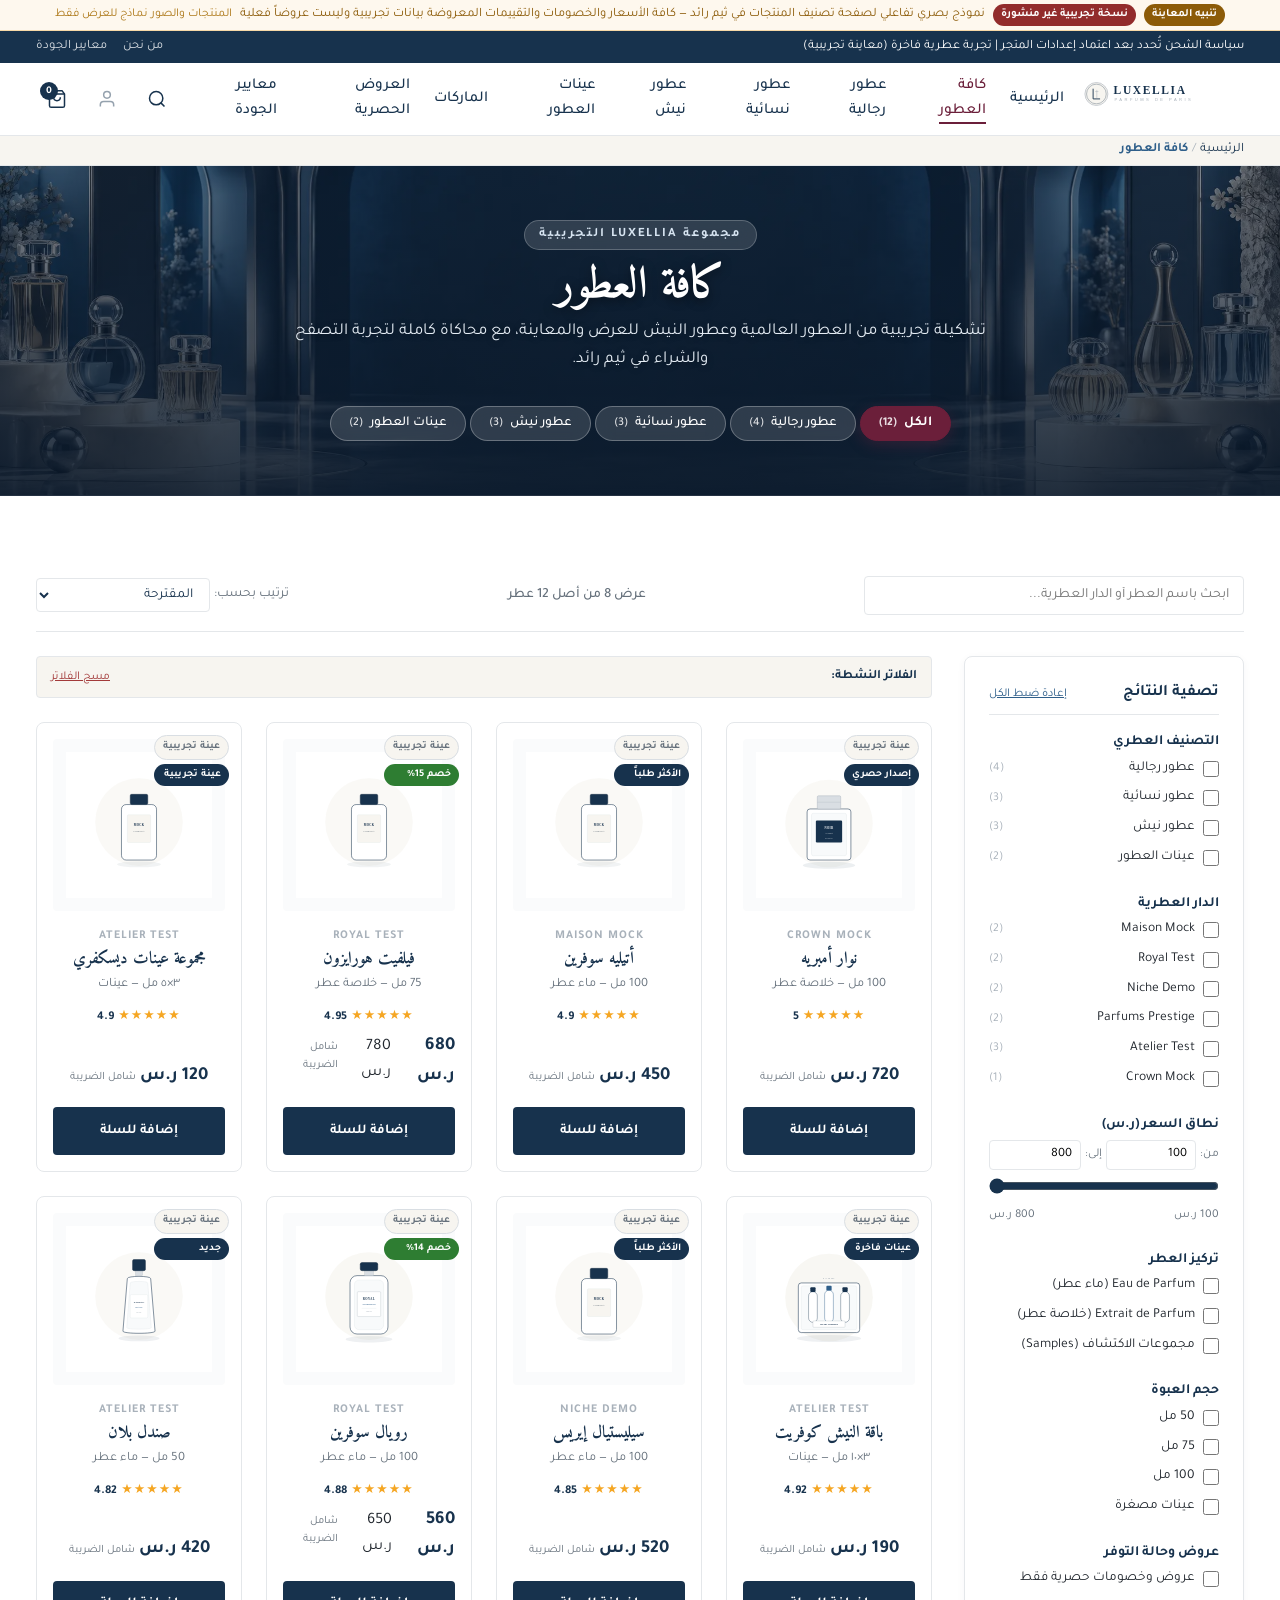
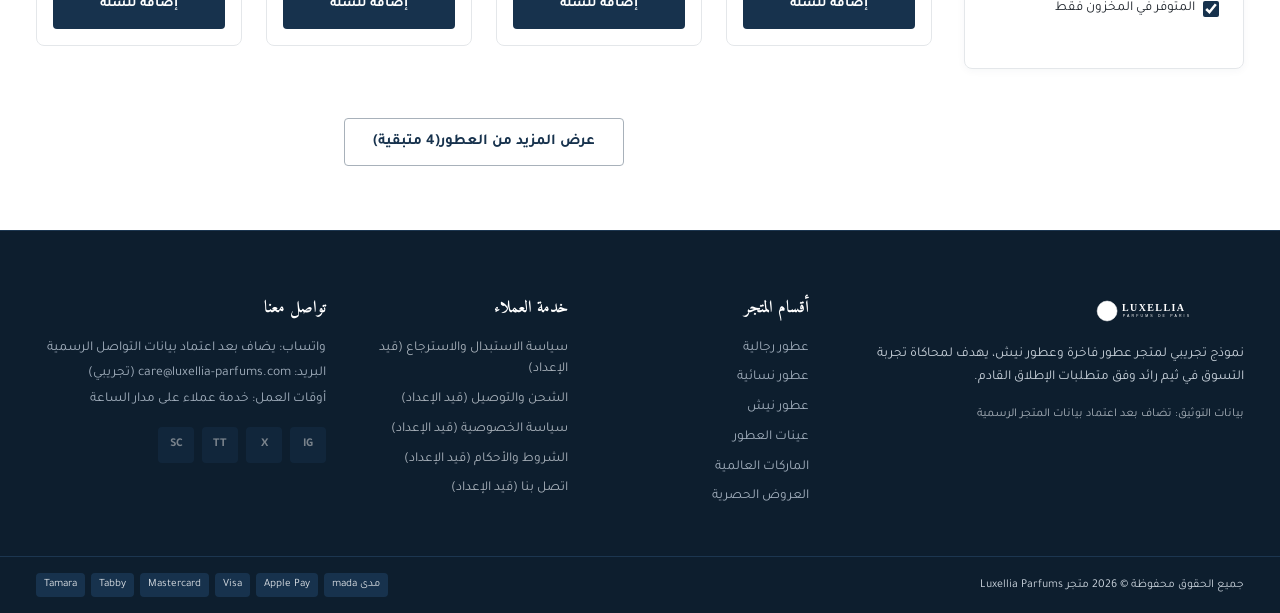
<file: products.html>
<!DOCTYPE html>
<html lang="ar" dir="rtl">
<head>
  <meta charset="UTF-8">
  <meta name="viewport" content="width=device-width, initial-scale=1.0">
  <meta name="description" content="متجر Luxellia Parfums - نموذج بصري تفاعلي لصفحة تصنيف المنتجات يحاكي المظهر المتوقع في ثيم رائد على منصة سلة">
  <meta name="robots" content="noindex,nofollow">
  <title>كافة العطور الفاخرة | Luxellia Parfums (معاينة تجريبية)</title>
  <link rel="stylesheet" href="styles.css?v=1.4.1">
  <link rel="preconnect" href="https://fonts.googleapis.com">
  <link rel="preconnect" href="https://fonts.gstatic.com" crossorigin>
  <link href="https://fonts.googleapis.com/css2?family=Amiri:ital,wght@0,400;0,700;1,400&family=Tajawal:wght@300;400;500;700&display=swap" rel="stylesheet">
</head>
<body class="luxellia-body">
  <!-- Mock Notice Banner -->
  <div class="luxellia-mock-banner" role="alert">
    <div class="luxellia-container luxellia-mock-banner-inner">
      <span class="luxellia-mock-tag">تنبيه المعاينة</span>
      <span class="luxellia-unpublished-tag">نسخة تجريبية غير منشورة</span>
      <span>نموذج بصري تفاعلي لصفحة تصنيف المنتجات في ثيم رائد — كافة الأسعار والخصومات والتقييمات المعروضة بيانات تجريبية وليست عروضاً فعلية</span>
      <span class="luxellia-mock-note">المنتجات والصور نماذج للعرض فقط</span>
    </div>
  </div>

  <!-- Announcement Bar -->
  <div class="luxellia-top-bar">
    <div class="luxellia-container luxellia-top-bar-inner">
      <p class="luxellia-top-bar-text">سياسة الشحن تُحدد بعد اعتماد إعدادات المتجر | تجربة عطرية فاخرة (معاينة تجريبية)</p>
      <div class="luxellia-top-bar-links">
        <a href="index.html#about" class="luxellia-link-subtle">من نحن</a>
        <a href="index.html#authenticity" class="luxellia-link-subtle">معايير الجودة</a>
      </div>
    </div>
  </div>

  <!-- Main Navigation Header -->
  <header class="luxellia-header" id="main-header">
    <div class="luxellia-container luxellia-header-inner">
      <!-- Mobile Menu Toggle Button -->
      <button class="luxellia-menu-btn" id="menuToggle" aria-label="فتح القائمة الرئيسية" aria-expanded="false" aria-controls="mainNav">
        <span class="luxellia-menu-icon" aria-hidden="true"></span>
      </button>

      <!-- Logo -->
      <div class="luxellia-brand">
        <a href="index.html" class="luxellia-brand-link" aria-label="Luxellia Parfums الرئيسية">
          <img src="assets/logo.svg" alt="Luxellia Parfums" class="luxellia-logo" width="180" height="42">
        </a>
      </div>

      <!-- Desktop Navigation -->
      <nav class="luxellia-nav" id="mainNav" aria-label="التنقل الرئيسي">
        <ul class="luxellia-nav-list">
          <li class="luxellia-nav-item"><a href="index.html" class="luxellia-nav-link">الرئيسية</a></li>
          <li class="luxellia-nav-item"><a href="products.html" class="luxellia-nav-link active">كافة العطور</a></li>
          <li class="luxellia-nav-item"><a href="products.html?category=men" class="luxellia-nav-link">عطور رجالية</a></li>
          <li class="luxellia-nav-item"><a href="products.html?category=women" class="luxellia-nav-link">عطور نسائية</a></li>
          <li class="luxellia-nav-item"><a href="products.html?category=niche" class="luxellia-nav-link">عطور نيش</a></li>
          <li class="luxellia-nav-item"><a href="products.html?category=samples" class="luxellia-nav-link">عينات العطور</a></li>
          <li class="luxellia-nav-item"><a href="index.html#brands" class="luxellia-nav-link">الماركات</a></li>
          <li class="luxellia-nav-item"><a href="products.html?offers=true" class="luxellia-nav-link">العروض الحصرية</a></li>
          <li class="luxellia-nav-item"><a href="index.html#authenticity" class="luxellia-nav-link">معايير الجودة</a></li>
        </ul>
      </nav>

      <!-- Header Utilities -->
      <div class="luxellia-header-actions">
        <!-- Search Trigger (Focuses catalog search input) -->
        <button class="luxellia-action-btn" id="searchBtn" aria-label="البحث عن عطر">
          <svg class="luxellia-icon" viewBox="0 0 24 24" fill="none" stroke="currentColor" stroke-width="1.8" aria-hidden="true">
            <circle cx="11" cy="11" r="8"></circle>
            <line x1="21" y1="21" x2="16.65" y2="16.65"></line>
          </svg>
        </button>

        <!-- Account (Disabled in preview) -->
        <button type="button" class="luxellia-action-btn" disabled aria-label="تسجيل الدخول / الحساب (غير متاح في المعاينة التجريبية)" title="تسجيل الدخول / الحساب (غير متاح في المعاينة التجريبية)">
          <svg class="luxellia-icon" viewBox="0 0 24 24" fill="none" stroke="currentColor" stroke-width="1.8" aria-hidden="true">
            <path d="M20 21v-2a4 4 0 0 0-4-4H8a4 4 0 0 0-4 4v2"></path>
            <circle cx="12" cy="7" r="4"></circle>
          </svg>
        </button>

        <!-- Cart Badge -->
        <button class="luxellia-action-btn luxellia-cart-btn" id="cartBtn" aria-label="سلة المشتريات التجريبية: 0 منتجات">
          <svg class="luxellia-icon" viewBox="0 0 24 24" fill="none" stroke="currentColor" stroke-width="1.8" aria-hidden="true">
            <path d="M6 2L3 6v14a2 2 0 0 0 2 2h14a2 2 0 0 0 2-2V6l-3-4z"></path>
            <line x1="3" y1="6" x2="21" y2="6"></line>
            <path d="M16 10a4 4 0 0 1-8 0"></path>
          </svg>
          <span class="luxellia-cart-badge" id="cartCount">0</span>
        </button>
      </div>
    </div>
  </header>

  <main id="main-content">
    <!-- Breadcrumbs Navigation -->
    <nav class="luxellia-breadcrumbs-bar" aria-label="مسار التصفح">
      <div class="luxellia-container">
        <ol class="luxellia-breadcrumbs-list">
          <li class="luxellia-breadcrumb-item">
            <a href="index.html" class="luxellia-breadcrumb-link">الرئيسية</a>
          </li>
          <li class="luxellia-breadcrumb-separator" aria-hidden="true">/</li>
          <li class="luxellia-breadcrumb-item" aria-current="page">
            <span class="luxellia-breadcrumb-current" id="breadcrumbCategoryName">كافة العطور</span>
          </li>
        </ol>
      </div>
    </nav>

    <!-- Products Category Header Banner -->
    <section class="luxellia-catalog-header-section" aria-labelledby="catalogTitle">
      <div class="luxellia-catalog-banner-media" aria-hidden="true">
        <picture class="luxellia-catalog-banner-picture">
          <source media="(max-width: 767px)" srcset="assets/img/products-background-mobile.webp" width="1190" height="1322">
          <img src="assets/img/products-background-desktop.webp" alt="" class="luxellia-catalog-banner-bg" width="2243" height="701" fetchpriority="high" decoding="async">
        </picture>
        <div class="luxellia-catalog-banner-overlay" aria-hidden="true"></div>
      </div>
      <div class="luxellia-container">
        <div class="luxellia-catalog-banner">
          <div class="luxellia-catalog-banner-text">
            <span class="luxellia-catalog-badge">مجموعة Luxellia التجريبية</span>
            <h1 class="luxellia-catalog-title" id="catalogTitle">كافة العطور الفاخرة</h1>
            <p class="luxellia-catalog-desc" id="catalogDescription">
              تشكيلة تجريبية من العطور العالمية وعطور النيش للعرض والمعاينة، مع محاكاة كاملة لتجربة التصفح والشراء في ثيم رائد.
            </p>
          </div>

          <!-- Quick Category Filter Pills -->
          <div class="luxellia-catalog-pills" role="tablist" aria-label="تصفية سريعة بحسب الفئة">
            <button class="luxellia-pill-btn active" data-filter-cat="all" role="tab" aria-selected="true">
              الكل <span class="luxellia-pill-count">(12)</span>
            </button>
            <button class="luxellia-pill-btn" data-filter-cat="men" role="tab" aria-selected="false">
              عطور رجالية <span class="luxellia-pill-count">(4)</span>
            </button>
            <button class="luxellia-pill-btn" data-filter-cat="women" role="tab" aria-selected="false">
              عطور نسائية <span class="luxellia-pill-count">(3)</span>
            </button>
            <button class="luxellia-pill-btn" data-filter-cat="niche" role="tab" aria-selected="false">
              عطور نيش <span class="luxellia-pill-count">(3)</span>
            </button>
            <button class="luxellia-pill-btn" data-filter-cat="samples" role="tab" aria-selected="false">
              عينات العطور <span class="luxellia-pill-count">(2)</span>
            </button>
          </div>
        </div>
      </div>
    </section>

    <!-- Main Catalog Controls & Content -->
    <section class="luxellia-section luxellia-catalog-section" aria-label="قائمة المنتجات والتصفية">
      <div class="luxellia-container">
        <!-- Catalog Toolbar -->
        <div class="luxellia-catalog-toolbar">
          <!-- Live Search Box inside Products -->
          <div class="luxellia-catalog-search-wrap">
            <label for="catalogSearchInput" class="sr-only">البحث في المنتجات</label>
            <input type="search" id="catalogSearchInput" class="luxellia-catalog-search-input" placeholder="ابحث باسم العطر أو الدار العطرية..." autocomplete="off">
            <button type="button" class="luxellia-search-clear-btn" id="searchClearBtn" aria-label="مسح نص البحث" hidden>
              &times;
            </button>
          </div>

          <!-- Active Results Count -->
          <div class="luxellia-catalog-results-info">
            <span class="luxellia-results-text" id="resultsCount">عرض 12 منتجاً</span>
          </div>

          <!-- Mobile Filter Drawer Trigger -->
          <button class="luxellia-mobile-filter-trigger" id="openFilterDrawerBtn" aria-expanded="false" aria-controls="filterDrawer">
            <svg class="luxellia-icon" viewBox="0 0 24 24" fill="none" stroke="currentColor" stroke-width="1.8" aria-hidden="true">
              <polygon points="22 3 2 3 10 12.46 10 19 14 21 14 12.46 22 3"></polygon>
            </svg>
            <span>تصفية المنتجات</span>
            <span class="luxellia-active-filter-badge" id="mobileFilterBadge" hidden>0</span>
          </button>

          <!-- Sorting Dropdown -->
          <div class="luxellia-catalog-sort-wrap">
            <label for="sortSelect" class="luxellia-sort-label">ترتيب بحسب:</label>
            <select id="sortSelect" class="luxellia-sort-select" aria-label="ترتيب المنتجات">
              <option value="featured">المقترحة</option>
              <option value="newest">الأحدث</option>
              <option value="price-asc">السعر: من الأقل للأعلى</option>
              <option value="price-desc">السعر: من الأعلى للأقل</option>
              <option value="rating-desc">الأعلى تقييماً</option>
            </select>
          </div>
        </div>

        <!-- Catalog Layout: Desktop Sidebar + Products Grid -->
        <div class="luxellia-catalog-layout">
          <!-- Desktop Filter Sidebar -->
          <aside class="luxellia-catalog-sidebar" id="catalogSidebar" aria-label="فلاتر تصفية المنتجات">
            <div class="luxellia-sidebar-header">
              <h2 class="luxellia-sidebar-title">تصفية النتائج</h2>
              <button type="button" class="luxellia-reset-filters-link" id="desktopResetBtn">إعادة ضبط الكل</button>
            </div>

            <!-- Filter Group 1: Category -->
            <fieldset class="luxellia-filter-group">
              <legend class="luxellia-filter-legend">التصنيف العطري</legend>
              <div class="luxellia-filter-options">
                <label class="luxellia-filter-checkbox-label">
                  <input type="checkbox" name="catFilter" value="men" class="luxellia-filter-check">
                  <span class="luxellia-check-custom" aria-hidden="true"></span>
                  <span class="luxellia-filter-name">عطور رجالية</span>
                  <span class="luxellia-filter-qty">(4)</span>
                </label>
                <label class="luxellia-filter-checkbox-label">
                  <input type="checkbox" name="catFilter" value="women" class="luxellia-filter-check">
                  <span class="luxellia-check-custom" aria-hidden="true"></span>
                  <span class="luxellia-filter-name">عطور نسائية</span>
                  <span class="luxellia-filter-qty">(3)</span>
                </label>
                <label class="luxellia-filter-checkbox-label">
                  <input type="checkbox" name="catFilter" value="niche" class="luxellia-filter-check">
                  <span class="luxellia-check-custom" aria-hidden="true"></span>
                  <span class="luxellia-filter-name">عطور نيش</span>
                  <span class="luxellia-filter-qty">(3)</span>
                </label>
                <label class="luxellia-filter-checkbox-label">
                  <input type="checkbox" name="catFilter" value="samples" class="luxellia-filter-check">
                  <span class="luxellia-check-custom" aria-hidden="true"></span>
                  <span class="luxellia-filter-name">عينات العطور</span>
                  <span class="luxellia-filter-qty">(2)</span>
                </label>
              </div>
            </fieldset>

            <!-- Filter Group 2: Brands -->
            <fieldset class="luxellia-filter-group">
              <legend class="luxellia-filter-legend">الدار العطرية</legend>
              <div class="luxellia-filter-options">
                <label class="luxellia-filter-checkbox-label">
                  <input type="checkbox" name="brandFilter" value="Maison Mock" class="luxellia-filter-check">
                  <span class="luxellia-check-custom" aria-hidden="true"></span>
                  <span class="luxellia-filter-name">Maison Mock</span>
                  <span class="luxellia-filter-qty">(2)</span>
                </label>
                <label class="luxellia-filter-checkbox-label">
                  <input type="checkbox" name="brandFilter" value="Royal Test" class="luxellia-filter-check">
                  <span class="luxellia-check-custom" aria-hidden="true"></span>
                  <span class="luxellia-filter-name">Royal Test</span>
                  <span class="luxellia-filter-qty">(2)</span>
                </label>
                <label class="luxellia-filter-checkbox-label">
                  <input type="checkbox" name="brandFilter" value="Niche Demo" class="luxellia-filter-check">
                  <span class="luxellia-check-custom" aria-hidden="true"></span>
                  <span class="luxellia-filter-name">Niche Demo</span>
                  <span class="luxellia-filter-qty">(2)</span>
                </label>
                <label class="luxellia-filter-checkbox-label">
                  <input type="checkbox" name="brandFilter" value="Parfums Prestige" class="luxellia-filter-check">
                  <span class="luxellia-check-custom" aria-hidden="true"></span>
                  <span class="luxellia-filter-name">Parfums Prestige</span>
                  <span class="luxellia-filter-qty">(2)</span>
                </label>
                <label class="luxellia-filter-checkbox-label">
                  <input type="checkbox" name="brandFilter" value="Atelier Test" class="luxellia-filter-check">
                  <span class="luxellia-check-custom" aria-hidden="true"></span>
                  <span class="luxellia-filter-name">Atelier Test</span>
                  <span class="luxellia-filter-qty">(3)</span>
                </label>
                <label class="luxellia-filter-checkbox-label">
                  <input type="checkbox" name="brandFilter" value="Crown Mock" class="luxellia-filter-check">
                  <span class="luxellia-check-custom" aria-hidden="true"></span>
                  <span class="luxellia-filter-name">Crown Mock</span>
                  <span class="luxellia-filter-qty">(1)</span>
                </label>
              </div>
            </fieldset>

            <!-- Filter Group 3: Price Range -->
            <fieldset class="luxellia-filter-group">
              <legend class="luxellia-filter-legend">نطاق السعر (ر.س)</legend>
              <div class="luxellia-price-inputs">
                <div class="luxellia-price-field">
                  <label for="minPriceInput" class="luxellia-price-label">من:</label>
                  <input type="number" id="minPriceInput" class="luxellia-price-input" min="100" max="800" value="100" step="10">
                </div>
                <div class="luxellia-price-field">
                  <label for="maxPriceInput" class="luxellia-price-label">إلى:</label>
                  <input type="number" id="maxPriceInput" class="luxellia-price-input" min="100" max="800" value="800" step="10">
                </div>
              </div>
              <input type="range" id="priceRangeSlider" class="luxellia-price-slider" min="100" max="800" value="800" step="10" aria-label="الحد الأقصى للسعر">
              <div class="luxellia-price-range-display">
                <span>100 ر.س</span>
                <span id="priceDisplayMax">800 ر.س</span>
              </div>
            </fieldset>

            <!-- Filter Group 4: Concentration -->
            <fieldset class="luxellia-filter-group">
              <legend class="luxellia-filter-legend">تركيز العطر</legend>
              <div class="luxellia-filter-options">
                <label class="luxellia-filter-checkbox-label">
                  <input type="checkbox" name="concentrationFilter" value="edp" class="luxellia-filter-check">
                  <span class="luxellia-check-custom" aria-hidden="true"></span>
                  <span class="luxellia-filter-name">Eau de Parfum (ماء عطر)</span>
                </label>
                <label class="luxellia-filter-checkbox-label">
                  <input type="checkbox" name="concentrationFilter" value="extrait" class="luxellia-filter-check">
                  <span class="luxellia-check-custom" aria-hidden="true"></span>
                  <span class="luxellia-filter-name">Extrait de Parfum (خلاصة عطر)</span>
                </label>
                <label class="luxellia-filter-checkbox-label">
                  <input type="checkbox" name="concentrationFilter" value="sample" class="luxellia-filter-check">
                  <span class="luxellia-check-custom" aria-hidden="true"></span>
                  <span class="luxellia-filter-name">مجموعات الاكتشاف (Samples)</span>
                </label>
              </div>
            </fieldset>

            <!-- Filter Group 5: Volume -->
            <fieldset class="luxellia-filter-group">
              <legend class="luxellia-filter-legend">حجم العبوة</legend>
              <div class="luxellia-filter-options">
                <label class="luxellia-filter-checkbox-label">
                  <input type="checkbox" name="volumeFilter" value="50ml" class="luxellia-filter-check">
                  <span class="luxellia-check-custom" aria-hidden="true"></span>
                  <span class="luxellia-filter-name">50 مل</span>
                </label>
                <label class="luxellia-filter-checkbox-label">
                  <input type="checkbox" name="volumeFilter" value="75ml" class="luxellia-filter-check">
                  <span class="luxellia-check-custom" aria-hidden="true"></span>
                  <span class="luxellia-filter-name">75 مل</span>
                </label>
                <label class="luxellia-filter-checkbox-label">
                  <input type="checkbox" name="volumeFilter" value="100ml" class="luxellia-filter-check">
                  <span class="luxellia-check-custom" aria-hidden="true"></span>
                  <span class="luxellia-filter-name">100 مل</span>
                </label>
                <label class="luxellia-filter-checkbox-label">
                  <input type="checkbox" name="volumeFilter" value="samples" class="luxellia-filter-check">
                  <span class="luxellia-check-custom" aria-hidden="true"></span>
                  <span class="luxellia-filter-name">عينات مصغرة</span>
                </label>
              </div>
            </fieldset>

            <!-- Filter Group 6: Special Status -->
            <fieldset class="luxellia-filter-group">
              <legend class="luxellia-filter-legend">عروض وحالة التوفر</legend>
              <div class="luxellia-filter-options">
                <label class="luxellia-filter-checkbox-label">
                  <input type="checkbox" id="onlyOffersCheck" class="luxellia-filter-check">
                  <span class="luxellia-check-custom" aria-hidden="true"></span>
                  <span class="luxellia-filter-name">عروض وخصومات حصرية فقط</span>
                </label>
                <label class="luxellia-filter-checkbox-label">
                  <input type="checkbox" id="inStockCheck" class="luxellia-filter-check" checked>
                  <span class="luxellia-check-custom" aria-hidden="true"></span>
                  <span class="luxellia-filter-name">المتوفر في المخزون فقط</span>
                </label>
              </div>
            </fieldset>
          </aside>

          <!-- Products Grid & Results Area -->
          <div class="luxellia-catalog-main">
            <!-- Active Filters Tags Bar -->
            <div class="luxellia-active-filters-bar" id="activeFiltersBar" hidden>
              <span class="luxellia-active-filters-title">الفلاتر النشطة:</span>
              <div class="luxellia-active-tags-list" id="activeTagsList"></div>
              <button type="button" class="luxellia-clear-all-tags-btn" id="clearAllTagsBtn">مسح الفلاتر</button>
            </div>

            <!-- Products Grid Container -->
            <div class="luxellia-products-grid luxellia-catalog-grid" id="productsGrid" aria-live="polite">
              <!-- Products injected dynamically via safe DOM methods -->
            </div>

            <!-- Empty Results State -->
            <div class="luxellia-empty-state" id="emptyStateContainer" hidden>
              <div class="luxellia-empty-icon" aria-hidden="true">
                <svg viewBox="0 0 24 24" fill="none" stroke="currentColor" stroke-width="1.6">
                  <circle cx="11" cy="11" r="8"></circle>
                  <line x1="21" y1="21" x2="16.65" y2="16.65"></line>
                  <line x1="8" y1="11" x2="14" y2="11"></line>
                </svg>
              </div>
              <h3 class="luxellia-empty-title">لا توجد عطور مطابقة لخيارات التصفية</h3>
              <p class="luxellia-empty-desc">
                لم نتمكن من العثور على منتجات تطابق معايير البحث أو الفلاتر المحددة. جرب إزالة بعض الفلاتر أو إعادة ضبط البحث.
              </p>
              <button type="button" class="luxellia-btn luxellia-btn-secondary" id="emptyResetBtn">
                إعادة ضبط كافة الفلاتر
              </button>
            </div>

            <!-- Load More Action (No pagination bar, per instruction) -->
            <div class="luxellia-load-more-wrap" id="loadMoreWrap">
              <button type="button" class="luxellia-btn luxellia-btn-secondary luxellia-load-more-btn" id="loadMoreBtn">
                عرض المزيد من العطور <span id="loadMoreRemaining">(4 متبقية)</span>
              </button>
            </div>
          </div>
        </div>
      </div>
    </section>
  </main>

  <!-- Mobile Filters Drawer (Off-canvas) -->
  <div class="luxellia-filter-drawer" id="filterDrawer" role="dialog" aria-modal="true" aria-labelledby="filterDrawerTitle" hidden>
    <div class="luxellia-drawer-backdrop" id="filterDrawerBackdrop" aria-hidden="true"></div>
    <div class="luxellia-drawer-panel" role="document">
      <div class="luxellia-drawer-header">
        <h2 class="luxellia-drawer-title" id="filterDrawerTitle">تصفية المنتجات</h2>
        <button type="button" class="luxellia-drawer-close-btn" id="closeFilterDrawerBtn" aria-label="إغلاق نافذة التصفية">
          &times;
        </button>
      </div>
      <div class="luxellia-drawer-body" id="drawerFilterBody">
        <!-- Cloned or synced filters inside drawer -->
      </div>
      <div class="luxellia-drawer-footer">
        <button type="button" class="luxellia-btn luxellia-btn-primary" id="applyDrawerFiltersBtn">تطبيق التصفية</button>
        <button type="button" class="luxellia-btn luxellia-btn-secondary" id="resetDrawerFiltersBtn">إعادة تعيين</button>
      </div>
    </div>
  </div>

  <!-- Accessible Quick View Modal -->
  <div class="luxellia-modal-wrap" id="quickViewModal" role="dialog" aria-modal="true" aria-labelledby="quickViewTitle" hidden>
    <div class="luxellia-modal-backdrop" id="quickViewBackdrop" aria-hidden="true"></div>
    <div class="luxellia-modal-container" role="document">
      <button type="button" class="luxellia-modal-close-btn" id="closeQuickViewBtn" aria-label="إغلاق المعاينة السريعة">
        &times;
      </button>

      <div class="luxellia-quickview-content">
        <div class="luxellia-quickview-media">
          <img src="assets/prod-1.svg" alt="" id="quickViewImg" class="luxellia-quickview-img" width="360" height="360">
          <span class="luxellia-badge luxellia-badge-mock" id="quickViewBadge">عينة تجريبية</span>
        </div>

        <div class="luxellia-quickview-details">
          <span class="luxellia-quickview-brand" id="quickViewBrand">Maison Mock</span>
          <h2 class="luxellia-quickview-title" id="quickViewTitle">أتيليه سوفرين</h2>
          <div class="luxellia-quickview-spec" id="quickViewSpec">Eau de Parfum — 100 مل</div>

          <div class="luxellia-quickview-rating" id="quickViewRatingWrap">
            <span class="luxellia-stars" aria-hidden="true">★★★★★</span>
            <span class="luxellia-rating-score" id="quickViewRating">4.9</span>
            <span class="luxellia-reviews-count" id="quickViewReviews">(38 تقييماً تجريبياً)</span>
          </div>

          <div class="luxellia-quickview-pricing">
            <span class="luxellia-price-current" id="quickViewPrice">450 ر.س</span>
            <span class="luxellia-price-old" id="quickViewOldPrice" hidden></span>
            <span class="luxellia-tax-note">شامل ضريبة القيمة المضافة</span>
          </div>

          <p class="luxellia-quickview-desc" id="quickViewDesc">
            عطر رجالي كلاسيكي يجمع بين نفحات خشب الأرز والبرغموت الإيطالي مع لمسة ناعمة من الفانيليا الدافئة.
          </p>

          <div class="luxellia-quickview-notes-box">
            <span class="luxellia-notes-label">الهرم العطري والنوتات:</span>
            <p class="luxellia-notes-text" id="quickViewNotes">البرغموت، خشب الأرز، العنبر النقي</p>
          </div>

          <div class="luxellia-quickview-actions">
            <button type="button" class="luxellia-btn luxellia-btn-primary luxellia-btn-add" id="quickViewAddBtn" data-id="p1" data-name="أتيليه سوفرين">
              إضافة للسلة التجريبية
            </button>
          </div>
        </div>
      </div>
    </div>
  </div>

  <!-- Organized Footer -->
  <footer class="luxellia-footer" id="support">
    <div class="luxellia-container luxellia-footer-inner">
      <!-- Col 1: Brand & Bio -->
      <div class="luxellia-footer-col luxellia-footer-brand-col">
        <a href="index.html">
          <img src="assets/logo.svg" alt="Luxellia Parfums" class="luxellia-footer-logo" width="160" height="38">
        </a>
        <p class="luxellia-footer-bio">
          نموذج تجريبي لمتجر عطور فاخرة وعطور نيش، يهدف لمحاكاة تجربة التسوق في ثيم رائد وفق متطلبات الإطلاق القادم.
        </p>
        <div class="luxellia-footer-tax">
          <span>بيانات التوثيق: تضاف بعد اعتماد بيانات المتجر الرسمية</span>
        </div>
      </div>

      <!-- Col 2: Navigation Links -->
      <div class="luxellia-footer-col">
        <h4 class="luxellia-footer-heading">أقسام المتجر</h4>
        <ul class="luxellia-footer-links">
          <li><a href="products.html?category=men">عطور رجالية</a></li>
          <li><a href="products.html?category=women">عطور نسائية</a></li>
          <li><a href="products.html?category=niche">عطور نيش</a></li>
          <li><a href="products.html?category=samples">عينات العطور</a></li>
          <li><a href="index.html#brands">الماركات العالمية</a></li>
          <li><a href="products.html?offers=true">العروض الحصرية</a></li>
        </ul>
      </div>

      <!-- Col 3: Customer Service & Policies -->
      <div class="luxellia-footer-col">
        <h4 class="luxellia-footer-heading">خدمة العملاء</h4>
        <ul class="luxellia-footer-links">
          <li><span class="luxellia-footer-text-item">سياسة الاستبدال والاسترجاع (قيد الإعداد)</span></li>
          <li><span class="luxellia-footer-text-item">الشحن والتوصيل (قيد الإعداد)</span></li>
          <li><span class="luxellia-footer-text-item">سياسة الخصوصية (قيد الإعداد)</span></li>
          <li><span class="luxellia-footer-text-item">الشروط والأحكام (قيد الإعداد)</span></li>
          <li><span class="luxellia-footer-text-item">اتصل بنا (قيد الإعداد)</span></li>
        </ul>
      </div>

      <!-- Col 4: Contact & Socials -->
      <div class="luxellia-footer-col">
        <h4 class="luxellia-footer-heading">تواصل معنا</h4>
        <p class="luxellia-footer-contact-item">واتساب: يضاف بعد اعتماد بيانات التواصل الرسمية</p>
        <p class="luxellia-footer-contact-item">البريد: care@luxellia-parfums.com (تجريبي)</p>
        <p class="luxellia-footer-contact-item">أوقات العمل: خدمة عملاء على مدار الساعة</p>
        <div class="luxellia-social-links" aria-label="حسابات التواصل الاجتماعي (قيد الإعداد)">
          <span class="luxellia-social-icon is-disabled" title="Instagram (قيد الإعداد)" aria-label="Instagram (قيد الإعداد)">IG</span>
          <span class="luxellia-social-icon is-disabled" title="Twitter / X (قيد الإعداد)" aria-label="Twitter / X (قيد الإعداد)">X</span>
          <span class="luxellia-social-icon is-disabled" title="TikTok (قيد الإعداد)" aria-label="TikTok (قيد الإعداد)">TT</span>
          <span class="luxellia-social-icon is-disabled" title="Snapchat (قيد الإعداد)" aria-label="Snapchat (قيد الإعداد)">SC</span>
        </div>
      </div>
    </div>

    <!-- Bottom Bar -->
    <div class="luxellia-footer-bottom">
      <div class="luxellia-container luxellia-footer-bottom-inner">
        <p class="luxellia-copyright">جميع الحقوق محفوظة &copy; 2026 متجر Luxellia Parfums</p>
        <div class="luxellia-payment-icons">
          <span class="luxellia-pay-badge">مدى mada</span>
          <span class="luxellia-pay-badge">Apple Pay</span>
          <span class="luxellia-pay-badge">Visa</span>
          <span class="luxellia-pay-badge">Mastercard</span>
          <span class="luxellia-pay-badge">Tabby</span>
          <span class="luxellia-pay-badge">Tamara</span>
        </div>
      </div>
    </div>
  </footer>

  <!-- Toast Notification Container for Mock Actions -->
  <div id="luxelliaToast" class="luxellia-toast" role="status" aria-live="polite" aria-atomic="true"></div>

  <!-- Core Preview Script & Products Controller -->
  <script src="preview.js?v=1.4.1"></script>
  <script src="products.js?v=1.4.1"></script>
</body>
</html>
</file>
<file: styles.css>
/**
 * Luxellia Parfums - Preview Stylesheet
 * Version: 1.4.1 (9 September 2026)
 * Aesthetic: Classical Luxury, Calm, Spacious, Royal Navy & Silver
 */

:root {
  /* Design Tokens */
  --lx-navy: #17324d;
  --lx-blue: #2f5f8a;
  --lx-blue-deep: #10283e;
  --lx-silver: #a8b1ba;
  --lx-silver-soft: #d9dee3;
  --lx-ivory: #f7f5f0;
  --lx-white: #ffffff;
  --lx-text: #20262d;
  --lx-muted: #66717c;
  --lx-border: #e4e7ea;
  --lx-border-subtle: #f0f2f4;
  --lx-success: #206a4a;
  --lx-danger: #a33a3a;

  /* Burgundy accent requested by the client — supporting accent, not a primary brand replacement */
  --lx-burgundy: #6b1f3a;
  --lx-burgundy-deep: #4f142a;
  --lx-burgundy-soft: #f5eaee;
  --lx-burgundy-rgb: 107, 31, 58;

  /* Temporary Brand Blue Token (Pending client vector logo) */
  --lx-temp-brand-blue: #17324d;

  /* Typography */
  --lx-font-sans:
    "Tajawal", system-ui, -apple-system, "Segoe UI", Tahoma, sans-serif;
  --lx-font-serif: "Amiri", "Cinzel", Georgia, serif;

  /* Spacing Scale */
  --lx-space-xs: 4px;
  --lx-space-sm: 8px;
  --lx-space-md: 16px;
  --lx-space-lg: 24px;
  --lx-space-xl: 32px;
  --lx-space-2xl: 48px;
  --lx-space-3xl: 64px;

  /* Radii */
  --lx-radius-sm: 4px;
  --lx-radius-md: 8px;
  --lx-radius-pill: 999px;

  /* Shadows */
  --lx-shadow-subtle: 0 2px 8px rgba(23, 50, 77, 0.04);
  --lx-shadow-card: 0 4px 16px rgba(23, 50, 77, 0.06);

  /* Transitions */
  --lx-transition-fast: 150ms ease;
  --lx-transition-base: 220ms ease;
}

/* Base Reset & Box Sizing */
*,
*::before,
*::after {
  box-sizing: border-box;
  margin: 0;
  padding: 0;
}

html {
  font-size: 16px;
  scroll-behavior: smooth;
  -webkit-text-size-adjust: 100%;
}

body.luxellia-body {
  font-family: var(--lx-font-sans);
  background-color: var(--lx-white);
  color: var(--lx-text);
  line-height: 1.6;
  direction: rtl;
  text-align: right;
  overflow-x: hidden;
  min-width: 320px;
}

/* Accessibility Focus Ring */
:focus-visible {
  outline: 2px solid var(--lx-blue);
  outline-offset: 3px;
}

/* Images & Media */
img,
svg {
  display: block;
  max-width: 100%;
  height: auto;
}

a {
  color: inherit;
  text-decoration: none;
  transition: color var(--lx-transition-fast);
}

button {
  font-family: inherit;
  cursor: pointer;
  border: none;
  background: none;
}

/* Layout Container */
.luxellia-container {
  width: 100%;
  max-width: 1240px;
  margin-inline: auto;
  padding-inline: var(--lx-space-md);
}

/* Section Shared Utilities */
.luxellia-section {
  padding-block: var(--lx-space-2xl);
}

.luxellia-bg-alt {
  background-color: var(--lx-ivory);
}

.luxellia-section-header {
  text-align: center;
  margin-bottom: var(--lx-space-2xl);
}

.luxellia-section-subtitle {
  display: inline-block;
  font-size: 0.85rem;
  font-weight: 700;
  letter-spacing: 2px;
  color: var(--lx-silver);
  text-transform: uppercase;
  margin-bottom: var(--lx-space-xs);
}

.luxellia-section-title {
  font-family: var(--lx-font-serif);
  font-size: 1.85rem;
  font-weight: 700;
  color: var(--lx-navy);
  margin-bottom: var(--lx-space-sm);
}

.luxellia-section-desc {
  font-size: 0.95rem;
  color: var(--lx-muted);
}

.luxellia-divider {
  width: 50px;
  height: 2px;
  background-color: var(--lx-silver);
  margin: var(--lx-space-md) auto 0;
  opacity: 0.6;
}

/* ==========================================================================
   1. Mock Notice Banner
   ========================================================================== */
.luxellia-mock-banner {
  background-color: #fef8ee;
  border-bottom: 1px solid #f6d8a7;
  color: #8c5b08;
  font-size: 0.8rem;
  padding-block: var(--lx-space-xs);
}

.luxellia-mock-banner-inner {
  display: flex;
  align-items: center;
  justify-content: center;
  flex-wrap: wrap;
  gap: var(--lx-space-sm);
  text-align: center;
}

.luxellia-mock-tag {
  background-color: #8c5b08;
  color: #ffffff;
  padding: 2px 8px;
  border-radius: var(--lx-radius-pill);
  font-size: 0.7rem;
  font-weight: 700;
}

.luxellia-unpublished-tag {
  background-color: #922c2c;
  color: #ffffff;
  padding: 2px 8px;
  border-radius: var(--lx-radius-pill);
  font-size: 0.7rem;
  font-weight: 700;
}

.luxellia-mock-note {
  color: #ad7818;
  font-size: 0.75rem;
}

/* ==========================================================================
   2. Top Announcement Bar
   ========================================================================== */
.luxellia-top-bar {
  background-color: var(--lx-navy);
  color: var(--lx-white);
  font-size: 0.8rem;
  padding-block: 6px;
}

.luxellia-top-bar-inner {
  display: flex;
  justify-content: space-between;
  align-items: center;
  flex-wrap: wrap;
  gap: var(--lx-space-sm);
}

.luxellia-top-bar-text {
  font-weight: 400;
  margin: 0;
}

.luxellia-top-bar-links {
  display: flex;
  gap: var(--lx-space-md);
}

.luxellia-link-subtle {
  color: var(--lx-silver-soft);
}

.luxellia-link-subtle:hover {
  color: var(--lx-white);
}

/* ==========================================================================
   3. Header & Navigation
   ========================================================================== */
.luxellia-header {
  background-color: var(--lx-white);
  border-bottom: 1px solid var(--lx-border);
  position: sticky;
  top: 0;
  z-index: 100;
  transition: box-shadow var(--lx-transition-base);
}

.luxellia-header.scrolled {
  box-shadow: var(--lx-shadow-subtle);
}

.luxellia-header-inner {
  display: flex;
  align-items: center;
  justify-content: space-between;
  height: 72px;
  gap: var(--lx-space-md);
}

.luxellia-brand-link {
  display: inline-flex;
  align-items: center;
  text-decoration: none;
  line-height: 1;
}

.luxellia-brand-link:focus-visible {
  outline: 2px solid var(--lx-blue);
  outline-offset: 4px;
}

.luxellia-logo {
  height: 38px;
  width: auto;
}

/* Menu Toggle Button (Mobile) */
.luxellia-menu-btn {
  display: flex;
  align-items: center;
  justify-content: center;
  width: 40px;
  height: 40px;
  color: var(--lx-navy);
}

.luxellia-menu-icon,
.luxellia-menu-icon::before,
.luxellia-menu-icon::after {
  display: block;
  width: 20px;
  height: 2px;
  background-color: currentColor;
  position: relative;
  transition:
    transform var(--lx-transition-fast),
    background-color var(--lx-transition-fast);
}

.luxellia-menu-icon::before,
.luxellia-menu-icon::after {
  content: "";
  position: absolute;
}

.luxellia-menu-icon::before {
  top: -6px;
}
.luxellia-menu-icon::after {
  bottom: -6px;
}

/* Navigation Desktop List */
.luxellia-nav-list {
  display: flex;
  list-style: none;
  gap: var(--lx-space-lg);
  align-items: center;
}

.luxellia-nav-link {
  font-size: 0.95rem;
  font-weight: 500;
  color: var(--lx-navy);
  padding-block: var(--lx-space-xs);
  position: relative;
}

.luxellia-nav-link:hover,
.luxellia-nav-link.active {
  color: var(--lx-blue);
}

.luxellia-nav-link.active::after {
  content: "";
  position: absolute;
  bottom: -2px;
  right: 0;
  width: 100%;
  height: 2px;
  background-color: var(--lx-navy);
}

/* Header Action Icons */
.luxellia-header-actions {
  display: flex;
  align-items: center;
  gap: var(--lx-space-sm);
}

.luxellia-action-btn {
  display: inline-flex;
  align-items: center;
  justify-content: center;
  width: 42px;
  height: 42px;
  border-radius: var(--lx-radius-sm);
  color: var(--lx-navy);
  position: relative;
  transition:
    background-color var(--lx-transition-fast),
    color var(--lx-transition-fast);
}

.luxellia-action-btn:hover {
  background-color: var(--lx-ivory);
  color: var(--lx-blue);
}

.luxellia-action-btn:disabled,
.luxellia-action-btn.is-disabled {
  opacity: 0.45;
  cursor: not-allowed;
  pointer-events: auto;
}

.luxellia-action-btn:disabled:hover,
.luxellia-action-btn.is-disabled:hover {
  background-color: transparent;
  color: var(--lx-navy);
}

.luxellia-icon {
  width: 20px;
  height: 20px;
}

.luxellia-cart-badge {
  position: absolute;
  top: 4px;
  left: 4px;
  background-color: var(--lx-navy);
  color: var(--lx-white);
  font-size: 0.65rem;
  font-weight: 700;
  width: 18px;
  height: 18px;
  border-radius: var(--lx-radius-pill);
  display: flex;
  align-items: center;
  justify-content: center;
}

/* ==========================================================================
   4. Hero Section
   ========================================================================== */
.luxellia-hero {
  position: relative;
  overflow: hidden;
  isolation: isolate;
  background-color: #0b1a2c;
  min-height: clamp(560px, 70vh, 700px);
  display: flex;
  align-items: center;
  justify-content: center;
  padding-block: clamp(var(--lx-space-2xl), 8vh, var(--lx-space-4xl));
  border-bottom: 1px solid rgba(255, 255, 255, 0.1);
}

.luxellia-hero-media {
  position: absolute;
  inset: 0;
  width: 100%;
  height: 100%;
  z-index: 0;
  pointer-events: none;
  overflow: hidden;
}

.luxellia-hero-picture {
  display: block;
  width: 100%;
  height: 100%;
}

.luxellia-hero-background {
  display: block;
  width: 100%;
  height: 100%;
  object-fit: cover;
  object-position: center;
  pointer-events: none;
}

.luxellia-hero-overlay {
  position: absolute;
  inset: 0;
  width: 100%;
  height: 100%;
  pointer-events: none;
  z-index: 1;
  background: linear-gradient(
    180deg,
    rgba(11, 26, 44, 0.45) 0%,
    rgba(11, 26, 44, 0.70) 50%,
    rgba(11, 26, 44, 0.88) 100%
  );
}

.luxellia-hero-inner {
  position: relative;
  z-index: 2;
  width: 100%;
  max-width: var(--lx-container-max);
  margin-inline: auto;
  display: flex;
  justify-content: center;
  align-items: center;
}

.luxellia-hero-content {
  text-align: center;
  max-width: 760px;
  margin-inline: auto;
  display: flex;
  flex-direction: column;
  align-items: center;
  justify-content: center;
}

.luxellia-hero-tag {
  display: inline-block;
  font-size: 0.85rem;
  font-weight: 700;
  letter-spacing: 1.5px;
  color: #d8e5f2;
  background: rgba(255, 255, 255, 0.14);
  backdrop-filter: blur(8px);
  -webkit-backdrop-filter: blur(8px);
  border: 1px solid rgba(255, 255, 255, 0.22);
  padding: 6px 16px;
  border-radius: var(--lx-radius-pill);
  margin-bottom: var(--lx-space-md);
}

.luxellia-hero-title {
  font-family: var(--lx-font-serif);
  font-size: clamp(2.1rem, 5vw, 3.4rem);
  line-height: 1.25;
  color: #ffffff;
  text-shadow: 0 2px 14px rgba(0, 0, 0, 0.5);
  margin-bottom: var(--lx-space-md);
  font-weight: 700;
}

.luxellia-hero-desc {
  font-size: clamp(0.95rem, 1.8vw, 1.15rem);
  color: #e5edf5;
  line-height: 1.7;
  text-shadow: 0 1px 8px rgba(0, 0, 0, 0.4);
  margin-bottom: var(--lx-space-xl);
  max-width: 680px;
}

.luxellia-hero-actions {
  display: flex;
  justify-content: center;
  align-items: center;
  gap: var(--lx-space-md);
  flex-wrap: wrap;
  width: 100%;
}

.luxellia-hero-actions .luxellia-btn-secondary {
  background: rgba(255, 255, 255, 0.12);
  color: #ffffff;
  border: 1px solid rgba(255, 255, 255, 0.35);
  backdrop-filter: blur(6px);
  -webkit-backdrop-filter: blur(6px);
}

.luxellia-hero-actions .luxellia-btn-secondary:hover {
  background: rgba(255, 255, 255, 0.22);
  color: #ffffff;
  border-color: rgba(255, 255, 255, 0.6);
}

/* Buttons */
.luxellia-btn {
  display: inline-flex;
  align-items: center;
  justify-content: center;
  padding: 12px 28px;
  font-size: 0.95rem;
  font-weight: 600;
  border-radius: var(--lx-radius-sm);
  min-height: 48px;
  min-width: 140px;
  transition: all var(--lx-transition-base);
}

.luxellia-btn-primary {
  background-color: var(--lx-navy);
  color: var(--lx-white);
  border: 1px solid var(--lx-navy);
}

.luxellia-btn-primary:hover {
  background-color: var(--lx-blue-deep);
  border-color: var(--lx-blue-deep);
  transform: translateY(-1px);
}

.luxellia-btn-secondary {
  background-color: transparent;
  color: var(--lx-navy);
  border: 1px solid var(--lx-silver);
}

.luxellia-btn-secondary:hover {
  background-color: var(--lx-ivory);
  border-color: var(--lx-navy);
}

/* ==========================================================================
   4b. Luxury Animated Brands Strip (luxellia-brands-strip)
   ========================================================================== */
.luxellia-brands-strip-section {
  background: linear-gradient(
    180deg,
    var(--lx-white) 0%,
    var(--lx-ivory) 50%,
    var(--lx-white) 100%
  );
  padding-block: var(--lx-space-2xl);
  border-bottom: 1px solid var(--lx-border-subtle);
  overflow: hidden;
}

.luxellia-brands-strip {
  position: relative;
  width: 100%;
  overflow: hidden;
  padding-block: var(--lx-space-md);
  mask-image: linear-gradient(
    to right,
    transparent 0%,
    black 6%,
    black 94%,
    transparent 100%
  );
  -webkit-mask-image: linear-gradient(
    to right,
    transparent 0%,
    black 6%,
    black 94%,
    transparent 100%
  );
}

.luxellia-brands-strip:focus-visible {
  outline: 2px solid var(--lx-blue);
  outline-offset: -2px;
}

.luxellia-brands-track {
  display: flex;
  width: max-content;
  gap: var(--lx-space-lg);
  animation: luxelliaBrandsMarqueeRTL 34s linear infinite;
  will-change: transform;
}

/* Pause animation on hover, keyboard focus within, and mobile touch */
.luxellia-brands-strip:hover .luxellia-brands-track,
.luxellia-brands-strip:focus-within .luxellia-brands-track,
.luxellia-brands-strip.is-paused .luxellia-brands-track {
  animation-play-state: paused;
}

.luxellia-brands-group {
  display: flex;
  align-items: center;
  gap: var(--lx-space-lg);
  flex-shrink: 0;
}

/* Individual Brand Card with 3D Perspective */
.luxellia-brand-card {
  perspective: 900px;
  flex: 0 0 170px;
  width: 170px;
}

.luxellia-brand-card-link {
  display: flex;
  flex-direction: column;
  align-items: center;
  justify-content: center;
  padding: 18px 14px 14px;
  background-color: var(--lx-white);
  border: 1px solid var(--lx-border);
  border-radius: var(--lx-radius-md);
  box-shadow: var(--lx-shadow-subtle);
  text-decoration: none;
  color: inherit;
  transform-style: preserve-3d;
  transition:
    transform 300ms cubic-bezier(0.16, 1, 0.3, 1),
    box-shadow 300ms ease,
    border-color 300ms ease,
    background-color 300ms ease;
}

/* Subtle luxury 3D tilt, elevation and refined silver border */
.luxellia-brand-card-link:hover,
.luxellia-brand-card:focus-within .luxellia-brand-card-link {
  transform: translateY(-6px) scale(1.04) rotateX(4deg);
  border-color: var(--lx-silver);
  box-shadow:
    0 12px 28px rgba(23, 50, 77, 0.1),
    0 2px 8px rgba(168, 177, 186, 0.22);
  background-color: #ffffff;
}

.luxellia-brand-card-link:focus-visible {
  outline: 2px solid var(--lx-blue);
  outline-offset: 3px;
}

.luxellia-brand-logo-wrap {
  height: 52px;
  display: flex;
  align-items: center;
  justify-content: center;
  margin-bottom: var(--lx-space-xs);
  width: 100%;
}

.luxellia-brand-logo {
  max-height: 48px;
  width: auto;
  max-width: 100%;
  object-fit: contain;
  transition: transform var(--lx-transition-fast);
}

.luxellia-brand-card-link:hover .luxellia-brand-logo {
  transform: scale(1.04);
}

.luxellia-brand-name {
  font-family: var(--lx-font-serif);
  font-size: 0.95rem;
  font-weight: 700;
  color: var(--lx-navy);
  margin-bottom: 2px;
  line-height: 1.3;
  text-align: center;
}

.luxellia-brand-sub {
  font-size: 0.72rem;
  letter-spacing: 0.8px;
  color: var(--lx-silver);
  text-transform: uppercase;
  font-weight: 600;
  text-align: center;
}

/* Seamless infinite circular translation for RTL */
@keyframes luxelliaBrandsMarqueeRTL {
  0% {
    transform: translateX(0);
  }
  100% {
    transform: translateX(calc(50% + (var(--lx-space-lg) / 2)));
  }
}

/* ==========================================================================
   5. Categories Grid
   ========================================================================== */
.luxellia-categories-grid {
  display: grid;
  grid-template-columns: repeat(2, 1fr);
  gap: var(--lx-space-md);
}

.luxellia-cat-card {
  background-color: var(--lx-white);
  border: 1px solid var(--lx-border);
  border-radius: var(--lx-radius-md);
  overflow: hidden;
  transition:
    transform var(--lx-transition-base),
    box-shadow var(--lx-transition-base);
}

.luxellia-cat-card:hover {
  transform: translateY(-3px);
  box-shadow: var(--lx-shadow-card);
  border-color: var(--lx-silver);
}

.luxellia-cat-media {
  aspect-ratio: 4 / 5;
  background-color: var(--lx-ivory);
  overflow: hidden;
}

.luxellia-cat-img {
  width: 100%;
  height: 100%;
  object-fit: cover;
  transition: transform 300ms ease;
}

.luxellia-cat-card:hover .luxellia-cat-img {
  transform: scale(1.02);
}

.luxellia-cat-content {
  padding: var(--lx-space-md);
  text-align: center;
}

.luxellia-cat-name {
  font-family: var(--lx-font-serif);
  font-size: 1.15rem;
  color: var(--lx-navy);
  margin-bottom: var(--lx-space-xs);
}

.luxellia-cat-caption {
  font-size: 0.8rem;
  color: var(--lx-muted);
  margin-bottom: var(--lx-space-sm);
  display: none;
}

.luxellia-cat-cta {
  font-size: 0.85rem;
  font-weight: 600;
  color: var(--lx-blue);
}

/* ==========================================================================
   6. Exclusive Product Offers Section
   ========================================================================== */
.luxellia-offers-section {
  background: linear-gradient(180deg, var(--lx-ivory) 0%, #ffffff 100%);
  border-block: 1px solid var(--lx-border);
}

.luxellia-offers-grid {
  display: grid;
  grid-template-columns: 1fr;
  gap: var(--lx-space-lg);
}

.luxellia-offer-card {
  display: grid;
  grid-template-columns: 1fr;
  background-color: var(--lx-white);
  border: 1px solid var(--lx-border);
  border-radius: var(--lx-radius-md);
  position: relative;
  overflow: hidden;
  box-shadow: var(--lx-shadow-subtle);
  transition:
    transform var(--lx-transition-base),
    box-shadow var(--lx-transition-base),
    border-color var(--lx-transition-base);
}

.luxellia-offer-card:hover {
  transform: translateY(-4px);
  box-shadow: 0 16px 36px rgba(23, 50, 77, 0.09);
  border-color: var(--lx-silver);
}

.luxellia-offer-badge {
  position: absolute;
  top: 14px;
  right: 14px;
  background: linear-gradient(135deg, var(--lx-navy) 0%, var(--lx-blue) 100%);
  color: var(--lx-white);
  font-size: 0.75rem;
  font-weight: 700;
  padding: 4px 12px;
  border-radius: var(--lx-radius-pill);
  z-index: 3;
  box-shadow: 0 2px 8px rgba(23, 50, 77, 0.2);
}

.luxellia-offer-media {
  background-color: var(--lx-ivory);
  display: flex;
  align-items: center;
  justify-content: center;
  padding: 0;
  overflow: hidden;
  position: relative;
  width: 100%;
}

.luxellia-offer-image,
.luxellia-offer-img {
  width: 100%;
  height: 100%;
  aspect-ratio: 4 / 3;
  object-fit: cover;
  object-position: center;
  display: block;
  transition: transform 400ms cubic-bezier(0.2, 0.8, 0.2, 1);
}

.luxellia-offer-card:hover .luxellia-offer-image,
.luxellia-offer-card:hover .luxellia-offer-img {
  transform: scale(1.025);
}

.luxellia-offer-content {
  padding: var(--lx-space-lg);
  display: flex;
  flex-direction: column;
  justify-content: space-between;
  gap: var(--lx-space-sm);
}

.luxellia-offer-tag {
  font-size: 0.75rem;
  font-weight: 700;
  text-transform: uppercase;
  letter-spacing: 1px;
  color: var(--lx-blue);
  display: block;
}

.luxellia-offer-title {
  font-family: var(--lx-font-serif);
  font-size: 1.25rem;
  color: var(--lx-navy);
  margin: 0;
  line-height: 1.35;
}

.luxellia-offer-desc {
  font-size: 0.875rem;
  color: var(--lx-muted);
  line-height: 1.6;
  margin: 0;
}

.luxellia-offer-pricing {
  display: flex;
  align-items: baseline;
  flex-wrap: wrap;
  gap: var(--lx-space-sm);
  margin-top: var(--lx-space-xs);
}

.luxellia-offer-price-current {
  font-size: 1.35rem;
  font-weight: 700;
  color: var(--lx-navy);
}

.luxellia-offer-price-old {
  font-size: 0.95rem;
  color: var(--lx-silver);
  text-decoration: line-through;
}

.luxellia-offer-discount-chip {
  font-size: 0.75rem;
  font-weight: 700;
  color: #2e7d32;
  background-color: rgba(46, 125, 50, 0.08);
  padding: 2px 8px;
  border-radius: var(--lx-radius-pill);
}

.luxellia-offer-btn {
  margin-top: var(--lx-space-sm);
  width: 100%;
}

/* ==========================================================================
   7. Products Grid
   ========================================================================== */
.luxellia-products-grid {
  display: grid;
  grid-template-columns: repeat(2, 1fr);
  gap: var(--lx-space-md);
}

.luxellia-product-card {
  background-color: var(--lx-white);
  border: 1px solid var(--lx-border);
  border-radius: var(--lx-radius-md);
  padding: var(--lx-space-md);
  position: relative;
  display: flex;
  flex-direction: column;
  transition:
    box-shadow var(--lx-transition-base),
    transform var(--lx-transition-base);
}

.luxellia-product-card:hover {
  box-shadow: var(--lx-shadow-card);
  transform: translateY(-2px);
  border-color: var(--lx-silver-soft);
}

.luxellia-product-badges {
  position: absolute;
  top: 12px;
  right: 12px;
  display: flex;
  flex-direction: column;
  gap: 4px;
  z-index: 2;
}

.luxellia-badge {
  font-size: 0.65rem;
  font-weight: 700;
  padding: 3px 8px;
  border-radius: var(--lx-radius-pill);
}

.luxellia-badge-mock {
  background-color: var(--lx-ivory);
  color: var(--lx-muted);
  border: 1px solid var(--lx-silver-soft);
}

.luxellia-badge-featured {
  background-color: var(--lx-navy);
  color: var(--lx-white);
}

.luxellia-badge-new {
  background-color: var(--lx-blue);
  color: var(--lx-white);
}

.luxellia-product-media {
  aspect-ratio: 1 / 1;
  display: flex;
  align-items: center;
  justify-content: center;
  margin-bottom: var(--lx-space-md);
  background-color: #fafbfc;
  border-radius: var(--lx-radius-sm);
  position: relative;
}

.luxellia-product-img {
  width: 85%;
  height: 85%;
  object-fit: contain;
}

.luxellia-product-info {
  display: flex;
  flex-direction: column;
  align-items: center;
  flex-grow: 1;
}

.luxellia-product-brand {
  font-size: 0.75rem;
  letter-spacing: 1px;
  color: var(--lx-silver);
  text-transform: uppercase;
  font-weight: 600;
  margin-bottom: 2px;
}

.luxellia-product-name {
  font-family: var(--lx-font-serif);
  font-size: 1.05rem;
  color: var(--lx-navy);
  margin-bottom: 4px;
  line-height: 1.3;
}

.luxellia-product-spec {
  font-size: 0.8rem;
  color: var(--lx-muted);
  margin-bottom: var(--lx-space-sm);
}

.luxellia-product-price-row {
  margin-top: auto;
  margin-bottom: var(--lx-space-md);
  display: flex;
  align-items: baseline;
  gap: var(--lx-space-xs);
}

.luxellia-product-price {
  font-size: 1.15rem;
  font-weight: 700;
  color: var(--lx-navy);
}

.luxellia-tax-note {
  font-size: 0.7rem;
  color: var(--lx-muted);
}

.luxellia-btn-add {
  width: 100%;
  background-color: var(--lx-navy);
  color: var(--lx-white);
  padding-block: 10px;
  font-size: 0.85rem;
  font-weight: 600;
  border-radius: var(--lx-radius-sm);
  transition: background-color var(--lx-transition-fast);
}

.luxellia-btn-add:hover {
  background-color: var(--lx-blue);
}

/* ==========================================================================
   8. Authenticity & Quality
   ========================================================================== */
.luxellia-auth-grid {
  display: grid;
  grid-template-columns: 1fr;
  gap: var(--lx-space-lg);
}

.luxellia-auth-card {
  background-color: var(--lx-white);
  border: 1px solid var(--lx-border);
  border-radius: var(--lx-radius-md);
  padding: var(--lx-space-xl);
  text-align: center;
}

.luxellia-auth-icon {
  width: 48px;
  height: 48px;
  margin: 0 auto var(--lx-space-md);
  color: var(--lx-navy);
}

.luxellia-auth-heading {
  font-family: var(--lx-font-serif);
  font-size: 1.2rem;
  color: var(--lx-navy);
  margin-bottom: var(--lx-space-sm);
}

.luxellia-auth-text {
  font-size: 0.9rem;
  color: var(--lx-muted);
  line-height: 1.7;
}

/* ==========================================================================
   9. Features Grid
   ========================================================================== */
.luxellia-features-grid {
  display: grid;
  grid-template-columns: 1fr;
  gap: var(--lx-space-lg);
  border-block: 1px solid var(--lx-border);
  padding-block: var(--lx-space-xl);
}

.luxellia-feature-item {
  display: flex;
  align-items: center;
  gap: var(--lx-space-md);
  flex-direction: column;
}

.luxellia-feature-icon {
  width: 36px;
  height: 36px;
  flex-shrink: 0;
  color: var(--lx-blue);
  margin-top: 2px;
}

.luxellia-feature-title {
  font-size: 1rem;
  font-weight: 700;
  color: var(--lx-navy);
  margin-bottom: 2px;
}

.luxellia-feature-desc {
  font-size: 14px;
  color: var(--lx-muted);
  text-align: center;
}

/* ==========================================================================
   10. Welcome Box
   ========================================================================== */
.luxellia-welcome-box {
  background-color: var(--lx-ivory);
  border: 1px solid var(--lx-silver-soft);
  border-radius: var(--lx-radius-md);
  padding: var(--lx-space-2xl) var(--lx-space-lg);
  text-align: center;
  max-width: 860px;
  margin-inline: auto;
}

.luxellia-welcome-accent {
  font-size: 0.75rem;
  letter-spacing: 3px;
  color: var(--lx-silver);
  font-weight: 700;
  display: block;
  margin-bottom: var(--lx-space-xs);
}

.luxellia-welcome-title {
  font-family: var(--lx-font-serif);
  font-size: 1.75rem;
  color: var(--lx-navy);
  margin-bottom: var(--lx-space-md);
}

.luxellia-welcome-lead {
  font-family: var(--lx-font-serif);
  font-style: italic;
  font-size: 1.1rem;
  color: var(--lx-blue);
  margin-bottom: var(--lx-space-md);
}

.luxellia-welcome-body {
  font-size: 0.95rem;
  color: var(--lx-text);
  line-height: 1.8;
  max-width: 680px;
  margin: 0 auto var(--lx-space-lg);
}

.luxellia-welcome-sig {
  font-size: 0.85rem;
  font-weight: 600;
  color: var(--lx-navy);
}

/* ==========================================================================
   11. Footer
   ========================================================================== */
.luxellia-footer {
  background-color: #0d1e2e;
  color: #c9d2db;
  padding-top: var(--lx-space-3xl);
  border-top: 1px solid #1c3650;
  font-size: 0.85rem;
}

.luxellia-footer-inner {
  display: grid;
  grid-template-columns: 1fr;
  gap: var(--lx-space-2xl);
  padding-bottom: var(--lx-space-2xl);
}

.luxellia-footer-logo {
  filter: brightness(0) invert(1);
  height: 32px;
  margin-bottom: var(--lx-space-md);
}

.luxellia-footer-bio {
  line-height: 1.7;
  margin-bottom: var(--lx-space-md);
}

.luxellia-footer-tax {
  font-size: 0.75rem;
  color: var(--lx-silver);
  display: flex;
  flex-direction: column;
  gap: 2px;
}

.luxellia-footer-heading {
  font-family: var(--lx-font-serif);
  font-size: 1.05rem;
  color: var(--lx-white);
  margin-bottom: var(--lx-space-md);
}

.luxellia-footer-links {
  list-style: none;
  display: flex;
  flex-direction: column;
  gap: var(--lx-space-sm);
}

.luxellia-footer-links a {
  color: #a2afbd;
}

.luxellia-footer-links a:hover {
  color: var(--lx-white);
}

.luxellia-footer-text-item {
  color: var(--lx-silver);
  font-size: 0.85rem;
  display: block;
}

.luxellia-footer-contact-item {
  margin-bottom: var(--lx-space-xs);
  color: #a2afbd;
}

.luxellia-social-links {
  display: flex;
  gap: var(--lx-space-sm);
  margin-top: var(--lx-space-md);
}

.luxellia-social-icon {
  display: inline-flex;
  align-items: center;
  justify-content: center;
  width: 36px;
  height: 36px;
  border-radius: var(--lx-radius-sm);
  background-color: #17324d;
  color: var(--lx-white);
  font-size: 0.75rem;
  font-weight: 700;
  transition: background-color var(--lx-transition-fast);
}

.luxellia-social-icon:hover {
  background-color: var(--lx-blue);
}

.luxellia-social-icon.is-disabled {
  opacity: 0.45;
  cursor: not-allowed;
  pointer-events: auto;
}

.luxellia-social-icon.is-disabled:hover {
  background-color: #17324d;
}

.luxellia-footer-bottom {
  border-top: 1px solid #1c3650;
  padding-block: var(--lx-space-md);
  font-size: 0.75rem;
}

.luxellia-footer-bottom-inner {
  display: flex;
  flex-direction: column;
  align-items: center;
  gap: var(--lx-space-sm);
  text-align: center;
}

.luxellia-payment-icons {
  display: flex;
  flex-wrap: wrap;
  justify-content: center;
  gap: 6px;
}

.luxellia-pay-badge {
  background-color: #17324d;
  color: var(--lx-silver-soft);
  padding: 3px 8px;
  border-radius: var(--lx-radius-sm);
  font-size: 0.7rem;
}

/* Toast Notification */
.luxellia-toast {
  position: fixed;
  bottom: 24px;
  right: 24px;
  background-color: var(--lx-navy);
  color: var(--lx-white);
  padding: 12px 20px;
  border-radius: var(--lx-radius-md);
  font-size: 0.9rem;
  box-shadow: 0 8px 24px rgba(0, 0, 0, 0.2);
  z-index: 1000;
  opacity: 0;
  transform: translateY(20px);
  pointer-events: none;
  transition:
    opacity 250ms ease,
    transform 250ms ease;
}

.luxellia-toast.show {
  opacity: 1;
  transform: translateY(0);
}

/* ==========================================================================
   12. Products Catalog Page & Filter Toolbar
   ========================================================================== */

/* Accessibility utility */
.sr-only {
  position: absolute;
  width: 1px;
  height: 1px;
  padding: 0;
  margin: -1px;
  overflow: hidden;
  clip: rect(0, 0, 0, 0);
  white-space: nowrap;
  border-width: 0;
}

/* Breadcrumbs Bar */
.luxellia-breadcrumbs-bar {
  background-color: var(--lx-ivory);
  border-bottom: 1px solid var(--lx-border);
  padding-block: var(--lx-space-xs);
  font-size: 0.8rem;
}

.luxellia-breadcrumbs-list {
  display: flex;
  align-items: center;
  gap: var(--lx-space-xs);
  list-style: none;
  padding: 0;
  margin: 0;
  color: var(--lx-muted);
}

.luxellia-breadcrumb-link {
  color: var(--lx-navy);
  text-decoration: none;
  transition: color var(--lx-transition-fast);
}

.luxellia-breadcrumb-link:hover {
  color: var(--lx-blue);
}

.luxellia-breadcrumb-separator {
  color: var(--lx-silver);
}

.luxellia-breadcrumb-current {
  color: var(--lx-blue);
  font-weight: 600;
}

/* Catalog Header Banner */
.luxellia-catalog-header-section {
  position: relative;
  overflow: hidden;
  isolation: isolate;
  background-color: #0b1a2c;
  min-height: 320px;
  display: flex;
  align-items: center;
  justify-content: center;
  padding-block: clamp(var(--lx-space-2xl), 6vh, var(--lx-space-3xl));
  border-bottom: 1px solid rgba(255, 255, 255, 0.1);
}

.luxellia-catalog-banner-media {
  position: absolute;
  inset: 0;
  width: 100%;
  height: 100%;
  z-index: 0;
  pointer-events: none;
  overflow: hidden;
}

.luxellia-catalog-banner-picture {
  display: block;
  width: 100%;
  height: 100%;
}

.luxellia-catalog-banner-bg {
  display: block;
  width: 100%;
  height: 100%;
  object-fit: cover;
  object-position: center;
  pointer-events: none;
}

.luxellia-catalog-banner-overlay {
  position: absolute;
  inset: 0;
  width: 100%;
  height: 100%;
  pointer-events: none;
  z-index: 1;
  background: linear-gradient(
    180deg,
    rgba(11, 26, 44, 0.50) 0%,
    rgba(11, 26, 44, 0.72) 50%,
    rgba(11, 26, 44, 0.90) 100%
  );
}

.luxellia-catalog-banner {
  position: relative;
  z-index: 2;
  text-align: center;
  max-width: 860px;
  margin-inline: auto;
  width: 100%;
}

.luxellia-catalog-badge {
  display: inline-block;
  font-size: 0.8rem;
  letter-spacing: 2px;
  color: #d8e5f2;
  font-weight: 700;
  text-transform: uppercase;
  background: rgba(255, 255, 255, 0.14);
  backdrop-filter: blur(8px);
  -webkit-backdrop-filter: blur(8px);
  border: 1px solid rgba(255, 255, 255, 0.22);
  padding: 4px 14px;
  border-radius: var(--lx-radius-pill);
  margin-bottom: var(--lx-space-sm);
}

.luxellia-catalog-title {
  font-family: var(--lx-font-serif);
  font-size: clamp(2rem, 4vw, 2.8rem);
  color: #ffffff;
  text-shadow: 0 2px 12px rgba(0, 0, 0, 0.45);
  margin-bottom: var(--lx-space-xs);
  line-height: 1.25;
  font-weight: 700;
}

.luxellia-catalog-desc {
  font-size: clamp(0.92rem, 1.6vw, 1.05rem);
  color: #e5edf5;
  line-height: 1.65;
  text-shadow: 0 1px 6px rgba(0, 0, 0, 0.35);
  margin-bottom: var(--lx-space-xl);
  max-width: 720px;
  margin-inline: auto;
}

/* Quick Category Filter Pills */
.luxellia-catalog-pills {
  display: flex;
  align-items: center;
  justify-content: center;
  flex-wrap: wrap;
  gap: var(--lx-space-xs);
}

.luxellia-pill-btn {
  background: rgba(255, 255, 255, 0.14);
  border: 1px solid rgba(255, 255, 255, 0.28);
  border-radius: var(--lx-radius-pill);
  padding: 8px 18px;
  font-size: 0.85rem;
  font-weight: 500;
  color: #ffffff;
  cursor: pointer;
  backdrop-filter: blur(8px);
  -webkit-backdrop-filter: blur(8px);
  transition: all var(--lx-transition-fast);
}

.luxellia-pill-btn:hover {
  background: rgba(255, 255, 255, 0.24);
  border-color: rgba(255, 255, 255, 0.55);
  color: #ffffff;
}

.luxellia-pill-btn.active {
  background-color: var(--lx-blue);
  border-color: var(--lx-blue);
  color: #ffffff;
  font-weight: 700;
  box-shadow: 0 4px 14px rgba(47, 95, 138, 0.45);
}

.luxellia-pill-count {
  font-size: 0.75rem;
  opacity: 0.85;
  margin-right: 4px;
}

/* Catalog Toolbar */
.luxellia-catalog-toolbar {
  display: flex;
  align-items: center;
  justify-content: space-between;
  flex-wrap: wrap;
  gap: var(--lx-space-md);
  padding-block: var(--lx-space-md);
  margin-bottom: var(--lx-space-lg);
  border-bottom: 1px solid var(--lx-border);
}

.luxellia-catalog-search-wrap {
  position: relative;
  flex: 1 1 260px;
  max-width: 380px;
}

.luxellia-catalog-search-input {
  width: 100%;
  padding: 10px 14px 10px 38px;
  border: 1px solid var(--lx-border);
  border-radius: var(--lx-radius-sm);
  font-size: 0.875rem;
  font-family: inherit;
  color: var(--lx-text);
  background-color: var(--lx-white);
  transition: border-color var(--lx-transition-fast), box-shadow var(--lx-transition-fast);
}

.luxellia-catalog-search-input:focus {
  outline: none;
  border-color: var(--lx-blue);
  box-shadow: 0 0 0 3px rgba(47, 95, 138, 0.12);
}

.luxellia-search-clear-btn {
  position: absolute;
  left: 10px;
  top: 50%;
  transform: translateY(-50%);
  background: none;
  border: none;
  font-size: 1.2rem;
  color: var(--lx-muted);
  cursor: pointer;
  padding: 4px;
  line-height: 1;
}

.luxellia-catalog-results-info {
  font-size: 0.875rem;
  color: var(--lx-muted);
  font-weight: 500;
}

.luxellia-mobile-filter-trigger {
  display: none;
  align-items: center;
  gap: var(--lx-space-xs);
  background-color: var(--lx-white);
  border: 1px solid var(--lx-border);
  border-radius: var(--lx-radius-sm);
  padding: 8px 14px;
  font-size: 0.85rem;
  font-weight: 600;
  color: var(--lx-navy);
  cursor: pointer;
}

.luxellia-active-filter-badge {
  background-color: var(--lx-navy);
  color: var(--lx-white);
  border-radius: var(--lx-radius-pill);
  font-size: 0.7rem;
  padding: 2px 7px;
  font-weight: 700;
}

.luxellia-catalog-sort-wrap {
  display: flex;
  align-items: center;
  gap: var(--lx-space-xs);
}

.luxellia-sort-label {
  font-size: 0.85rem;
  color: var(--lx-muted);
  white-space: nowrap;
}

.luxellia-sort-select {
  padding: 8px 12px;
  border: 1px solid var(--lx-border);
  border-radius: var(--lx-radius-sm);
  font-size: 0.85rem;
  font-family: inherit;
  color: var(--lx-navy);
  background-color: var(--lx-white);
  cursor: pointer;
}

.luxellia-sort-select:focus {
  outline: none;
  border-color: var(--lx-blue);
}

/* Catalog Layout */
.luxellia-catalog-layout {
  display: grid;
  grid-template-columns: 280px 1fr;
  gap: var(--lx-space-xl);
  align-items: start;
}

/* Sidebar Filters */
.luxellia-catalog-sidebar {
  background-color: var(--lx-white);
  border: 1px solid var(--lx-border);
  border-radius: var(--lx-radius-md);
  padding: var(--lx-space-lg);
  box-shadow: var(--lx-shadow-subtle);
  position: sticky;
  top: 90px;
}

.luxellia-sidebar-header {
  display: flex;
  align-items: center;
  justify-content: space-between;
  padding-bottom: var(--lx-space-sm);
  border-bottom: 1px solid var(--lx-border);
  margin-bottom: var(--lx-space-md);
}

.luxellia-sidebar-title {
  font-size: 1rem;
  font-weight: 700;
  color: var(--lx-navy);
}

.luxellia-reset-filters-link {
  background: none;
  border: none;
  font-size: 0.75rem;
  color: var(--lx-blue);
  cursor: pointer;
  padding: 0;
  text-decoration: underline;
}

.luxellia-filter-group {
  border: none;
  padding: 0;
  margin: 0 0 var(--lx-space-lg) 0;
}

.luxellia-filter-legend {
  font-size: 0.875rem;
  font-weight: 700;
  color: var(--lx-navy);
  margin-bottom: var(--lx-space-xs);
  display: block;
}

.luxellia-filter-options {
  display: flex;
  flex-direction: column;
  gap: 8px;
}

.luxellia-filter-checkbox-label {
  display: flex;
  align-items: center;
  gap: var(--lx-space-xs);
  font-size: 0.85rem;
  color: var(--lx-text);
  cursor: pointer;
}

.luxellia-filter-check {
  accent-color: var(--lx-navy);
  width: 16px;
  height: 16px;
  cursor: pointer;
}

.luxellia-filter-name {
  flex: 1;
}

.luxellia-filter-qty {
  font-size: 0.75rem;
  color: var(--lx-silver);
}

/* Price range inputs */
.luxellia-price-inputs {
  display: flex;
  align-items: center;
  gap: var(--lx-space-xs);
  margin-bottom: var(--lx-space-xs);
}

.luxellia-price-field {
  display: flex;
  align-items: center;
  gap: 4px;
  flex: 1;
}

.luxellia-price-label {
  font-size: 0.75rem;
  color: var(--lx-muted);
}

.luxellia-price-input {
  width: 100%;
  padding: 6px 8px;
  border: 1px solid var(--lx-border);
  border-radius: var(--lx-radius-sm);
  font-size: 0.8rem;
  font-family: inherit;
}

.luxellia-price-slider {
  width: 100%;
  accent-color: var(--lx-navy);
  cursor: pointer;
  margin-block: var(--lx-space-xs);
}

.luxellia-price-range-display {
  display: flex;
  justify-content: space-between;
  font-size: 0.75rem;
  color: var(--lx-muted);
}

/* Active Tags Bar */
.luxellia-active-filters-bar {
  display: flex;
  align-items: center;
  flex-wrap: wrap;
  gap: var(--lx-space-xs);
  background-color: var(--lx-ivory);
  border: 1px solid var(--lx-border);
  border-radius: var(--lx-radius-sm);
  padding: 10px 14px;
  margin-bottom: var(--lx-space-lg);
}

.luxellia-active-filters-title {
  font-size: 0.8rem;
  font-weight: 700;
  color: var(--lx-navy);
}

.luxellia-active-tags-list {
  display: flex;
  flex-wrap: wrap;
  gap: 6px;
  flex: 1;
}

.luxellia-active-tag {
  display: inline-flex;
  align-items: center;
  gap: 6px;
  background-color: var(--lx-white);
  border: 1px solid var(--lx-silver-soft);
  border-radius: var(--lx-radius-pill);
  padding: 3px 10px;
  font-size: 0.75rem;
  color: var(--lx-navy);
}

.luxellia-tag-remove-btn {
  background: none;
  border: none;
  font-size: 0.95rem;
  line-height: 1;
  color: var(--lx-muted);
  cursor: pointer;
  padding: 0;
}

.luxellia-clear-all-tags-btn {
  background: none;
  border: none;
  font-size: 0.75rem;
  color: #a33a3a;
  cursor: pointer;
  text-decoration: underline;
  padding: 0;
}

/* Catalog Grid Base (Mobile Default: 2 columns) */
.luxellia-catalog-grid {
  display: grid;
  grid-template-columns: repeat(2, 1fr);
  gap: var(--lx-space-md);
}

/* Product Card Custom Additions */
.luxellia-card-quickview-btn {
  position: absolute;
  top: 12px;
  left: 12px;
  width: 44px;
  height: 44px;
  min-width: 44px;
  min-height: 44px;
  border-radius: 50%;
  background-color: #ffffff;
  background-color: rgba(255, 255, 255, 0.94);
  -webkit-backdrop-filter: blur(4px);
  backdrop-filter: blur(4px);
  color: var(--lx-navy);
  border: 1px solid rgba(0, 31, 63, 0.12);
  box-shadow: 0 2px 8px rgba(0, 31, 63, 0.12);
  display: inline-flex;
  align-items: center;
  justify-content: center;
  padding: 0;
  cursor: pointer;
  z-index: 3;
  opacity: 1;
  pointer-events: auto;
  transform: none;
  transition:
    opacity 180ms ease,
    transform 180ms ease,
    background-color 180ms ease,
    color 180ms ease,
    border-color 180ms ease,
    box-shadow 180ms ease;
}

.luxellia-quickview-icon {
  width: 20px;
  height: 20px;
  stroke: currentColor;
  fill: none;
  stroke-width: 2;
  pointer-events: none;
  display: block;
}

.luxellia-card-quickview-btn:hover {
  transform: translateY(-2px) scale(1.04);
  background-color: var(--lx-navy);
  color: var(--lx-white);
  border-color: var(--lx-navy);
  box-shadow: 0 4px 12px rgba(0, 31, 63, 0.22);
}

.luxellia-card-quickview-btn:focus-visible {
  outline: 2px solid var(--lx-blue);
  outline-offset: 2px;
  opacity: 1;
  pointer-events: auto;
  transform: none;
}

/* Desktop Hover & Keyboard Focus: Reveal on Hover / Focus */
@media (hover: hover) and (pointer: fine) {
  .luxellia-card-quickview-btn {
    opacity: 0;
    pointer-events: none;
    transform: translateY(4px) scale(0.96);
  }

  .luxellia-product-card:hover .luxellia-card-quickview-btn,
  .luxellia-product-media:hover .luxellia-card-quickview-btn,
  .luxellia-product-card:focus-within .luxellia-card-quickview-btn,
  .luxellia-card-quickview-btn:focus-visible {
    opacity: 1;
    pointer-events: auto;
    transform: translateY(0) scale(1);
  }

  .luxellia-card-quickview-btn:hover {
    transform: translateY(-2px) scale(1.04);
    background-color: var(--lx-navy);
    color: var(--lx-white);
    border-color: var(--lx-navy);
    box-shadow: 0 4px 12px rgba(0, 31, 63, 0.22);
  }
}

.luxellia-product-name-btn {
  background: none;
  border: none;
  font-family: var(--lx-font-serif);
  font-size: inherit;
  color: var(--lx-navy);
  font-weight: inherit;
  text-align: right;
  cursor: pointer;
  padding: 0;
  line-height: 1.35;
  transition: color var(--lx-transition-fast);
}

.luxellia-product-name-btn:hover {
  color: var(--lx-blue);
}

.luxellia-product-rating {
  display: flex;
  align-items: center;
  gap: 4px;
  margin-block: 4px;
}

.luxellia-stars {
  color: #f5a623;
  font-size: 0.8rem;
  letter-spacing: 1px;
}

.luxellia-rating-num {
  font-size: 0.75rem;
  font-weight: 700;
  color: var(--lx-navy);
}

.luxellia-badge-discount {
  background-color: #2e7d32;
  color: var(--lx-white);
}

/* Empty State */
.luxellia-empty-state {
  text-align: center;
  padding: var(--lx-space-3xl) var(--lx-space-lg);
  background-color: var(--lx-white);
  border: 1px dashed var(--lx-silver);
  border-radius: var(--lx-radius-md);
}

.luxellia-empty-icon {
  width: 54px;
  height: 54px;
  margin: 0 auto var(--lx-space-md);
  color: var(--lx-silver);
}

.luxellia-empty-title {
  font-family: var(--lx-font-serif);
  font-size: 1.35rem;
  color: var(--lx-navy);
  margin-bottom: var(--lx-space-xs);
}

.luxellia-empty-desc {
  font-size: 0.9rem;
  color: var(--lx-muted);
  max-width: 480px;
  margin: 0 auto var(--lx-space-lg);
  line-height: 1.6;
}

/* Load More Wrap */
.luxellia-load-more-wrap {
  text-align: center;
  margin-top: var(--lx-space-2xl);
  padding-top: var(--lx-space-lg);
}

.luxellia-load-more-btn {
  min-width: 260px;
  padding-block: 12px;
}

.luxellia-catalog-cta-wrap {
  text-align: center;
  margin-top: var(--lx-space-xl);
}

.luxellia-btn-all-products {
  display: inline-flex;
  align-items: center;
  gap: var(--lx-space-xs);
  padding: 12px 28px;
  font-size: 0.95rem;
}

/* ==========================================================================
   13. Quick View Modal & Mobile Filter Drawer
   ========================================================================== */

/* Modal Backdrop & Container */
.luxellia-modal-wrap,
.luxellia-filter-drawer {
  position: fixed;
  inset: 0;
  z-index: 1100;
  display: flex;
  align-items: center;
  justify-content: center;
}

.luxellia-modal-wrap[hidden],
.luxellia-filter-drawer[hidden] {
  display: none !important;
}

.luxellia-modal-backdrop,
.luxellia-drawer-backdrop {
  position: fixed;
  inset: 0;
  background-color: rgba(16, 40, 62, 0.6);
  backdrop-filter: blur(4px);
  -webkit-backdrop-filter: blur(4px);
}

.luxellia-modal-container {
  position: relative;
  background-color: var(--lx-white);
  border-radius: var(--lx-radius-md);
  box-shadow: 0 24px 48px rgba(23, 50, 77, 0.2);
  width: 90%;
  max-width: 780px;
  max-height: 90vh;
  overflow-y: auto;
  z-index: 1110;
  padding: var(--lx-space-xl);
}

.luxellia-modal-close-btn,
.luxellia-drawer-close-btn {
  position: absolute;
  top: 16px;
  left: 16px;
  background: none;
  border: none;
  font-size: 1.8rem;
  color: var(--lx-navy);
  cursor: pointer;
  line-height: 1;
  padding: 4px 8px;
  z-index: 1120;
}

.luxellia-quickview-content {
  display: grid;
  grid-template-columns: 300px 1fr;
  gap: var(--lx-space-xl);
  align-items: center;
}

.luxellia-quickview-media {
  background-color: var(--lx-ivory);
  border-radius: var(--lx-radius-sm);
  padding: var(--lx-space-lg);
  position: relative;
  display: flex;
  align-items: center;
  justify-content: center;
}

.luxellia-quickview-img {
  max-width: 100%;
  max-height: 280px;
  object-fit: contain;
}

.luxellia-quickview-brand {
  font-size: 0.8rem;
  font-weight: 700;
  color: var(--lx-silver);
  letter-spacing: 1px;
  text-transform: uppercase;
}

.luxellia-quickview-title {
  font-family: var(--lx-font-serif);
  font-size: 1.65rem;
  color: var(--lx-navy);
  margin-block: 4px;
}

.luxellia-quickview-spec {
  font-size: 0.85rem;
  color: var(--lx-muted);
  margin-bottom: var(--lx-space-xs);
}

.luxellia-quickview-rating {
  display: flex;
  align-items: center;
  gap: 6px;
  margin-bottom: var(--lx-space-sm);
}

.luxellia-reviews-count {
  font-size: 0.75rem;
  color: var(--lx-muted);
}

.luxellia-quickview-pricing {
  display: flex;
  align-items: baseline;
  gap: var(--lx-space-sm);
  margin-bottom: var(--lx-space-sm);
}

.luxellia-quickview-desc {
  font-size: 0.875rem;
  color: var(--lx-text);
  line-height: 1.6;
  margin-bottom: var(--lx-space-sm);
}

.luxellia-quickview-notes-box {
  background-color: var(--lx-ivory);
  border: 1px solid var(--lx-silver-soft);
  border-radius: var(--lx-radius-sm);
  padding: 10px 12px;
  margin-bottom: var(--lx-space-md);
}

.luxellia-notes-label {
  font-size: 0.75rem;
  font-weight: 700;
  color: var(--lx-navy);
  display: block;
}

.luxellia-notes-text {
  font-size: 0.8rem;
  color: var(--lx-blue);
  margin: 2px 0 0 0;
}

/* Mobile Filter Drawer Panel */
.luxellia-drawer-panel {
  position: fixed;
  top: 0;
  right: 0;
  bottom: 0;
  width: 85%;
  max-width: 360px;
  background-color: var(--lx-white);
  box-shadow: -8px 0 24px rgba(23, 50, 77, 0.15);
  z-index: 1110;
  display: flex;
  flex-direction: column;
  overflow: hidden;
}

.luxellia-drawer-header {
  display: flex;
  align-items: center;
  justify-content: space-between;
  padding: var(--lx-space-md);
  border-bottom: 1px solid var(--lx-border);
}

.luxellia-drawer-title {
  font-size: 1.1rem;
  font-weight: 700;
  color: var(--lx-navy);
}

.luxellia-drawer-body {
  flex: 1;
  overflow-y: auto;
  padding: var(--lx-space-md);
}

.luxellia-drawer-footer {
  padding: var(--lx-space-md);
  border-top: 1px solid var(--lx-border);
  display: flex;
  gap: var(--lx-space-sm);
}


/* ==========================================================================
   13b. Client-approved Burgundy Accent Layer (v1.4.1)
   Burgundy is intentionally limited to focal details; navy stays primary.
   ========================================================================== */
.luxellia-divider {
  width: 64px;
  opacity: 1;
  background: linear-gradient(90deg, var(--lx-silver) 0 24%, var(--lx-burgundy) 24% 76%, var(--lx-silver) 76% 100%);
}

.luxellia-section-subtitle,
.luxellia-offer-tag,
.luxellia-welcome-accent,
.luxellia-cat-cta,
.luxellia-nav-link.active {
  color: var(--lx-burgundy);
}

.luxellia-nav-link.active::after {
  background-color: var(--lx-burgundy);
}

.luxellia-hero-tag {
  color: var(--lx-white);
  background: rgba(var(--lx-burgundy-rgb), 0.46);
  border-color: rgba(255, 255, 255, 0.32);
  box-shadow: 0 7px 22px rgba(var(--lx-burgundy-rgb), 0.24);
}

.luxellia-hero-actions .luxellia-btn-primary {
  background-color: var(--lx-burgundy);
  border-color: var(--lx-burgundy);
  box-shadow: 0 8px 24px rgba(var(--lx-burgundy-rgb), 0.28);
}

.luxellia-hero-actions .luxellia-btn-primary:hover {
  background-color: var(--lx-burgundy-deep);
  border-color: var(--lx-burgundy-deep);
}

.luxellia-offer-badge {
  background: linear-gradient(135deg, var(--lx-burgundy-deep), var(--lx-burgundy));
  box-shadow: 0 4px 14px rgba(var(--lx-burgundy-rgb), 0.25);
}

.luxellia-offer-price-current {
  color: var(--lx-burgundy-deep);
}

.luxellia-cat-card:hover {
  border-color: rgba(var(--lx-burgundy-rgb), 0.48);
  box-shadow: 0 12px 30px rgba(var(--lx-burgundy-rgb), 0.12);
}

.luxellia-pill-btn.active {
  background-color: var(--lx-burgundy);
  border-color: var(--lx-burgundy);
  box-shadow: 0 4px 14px rgba(var(--lx-burgundy-rgb), 0.34);
}

.luxellia-card-quickview-btn:hover,
.luxellia-card-quickview-btn:focus-visible {
  background-color: var(--lx-burgundy);
  border-color: var(--lx-burgundy);
  color: var(--lx-white);
}

.luxellia-feature-item:nth-child(2) .luxellia-feature-icon {
  color: var(--lx-burgundy);
}

/* ==========================================================================
   14. Responsive Breakpoints
   ========================================================================== */

/* Extra Small Screens: < 360px (single column to prevent text clipping) */
@media (max-width: 359px) {
  .luxellia-catalog-grid {
    grid-template-columns: 1fr !important;
  }

  .luxellia-modal-container {
    padding: var(--lx-space-md);
  }
}

/* Mobile Screens: < 768px */
@media (max-width: 767px) {
  .luxellia-catalog-grid {
    grid-template-columns: repeat(2, 1fr);
    gap: var(--lx-space-sm);
  }

  .luxellia-quickview-content {
    grid-template-columns: 1fr;
    text-align: center;
  }

  .luxellia-quickview-pricing,
  .luxellia-quickview-rating {
    justify-content: center;
  }
}

/* Mobile Menu & Drawer Threshold: < 900px / < 992px */
@media (max-width: 991px) {
  .luxellia-catalog-layout {
    grid-template-columns: 1fr;
  }

  .luxellia-catalog-sidebar {
    display: none;
  }

  .luxellia-mobile-filter-trigger {
    display: inline-flex;
  }
}

@media (max-width: 900px) {
  .luxellia-nav {
    display: none;
    position: absolute;
    top: 72px;
    right: 0;
    width: 100%;
    background-color: var(--lx-white);
    border-bottom: 1px solid var(--lx-border);
    box-shadow: var(--lx-shadow-card);
    padding: var(--lx-space-md);
  }

  .luxellia-nav.open {
    display: block;
  }

  .luxellia-nav-list {
    flex-direction: column;
    align-items: flex-start;
    gap: var(--lx-space-md);
  }

  .luxellia-nav-link {
    display: block;
    width: 100%;
    padding-block: var(--lx-space-xs);
    font-size: 1rem;
  }
}

/* Tablet: >= 768px */
@media (min-width: 768px) {
  .luxellia-categories-grid {
    grid-template-columns: repeat(4, 1fr);
  }

  .luxellia-cat-caption {
    display: block;
  }

  .luxellia-offers-grid {
    grid-template-columns: repeat(2, 1fr);
  }

  .luxellia-offer-card {
    grid-template-columns: 200px 1fr;
  }

  .luxellia-offer-card--reversed {
    grid-template-columns: 1fr 200px;
  }

  .luxellia-offer-card--reversed .luxellia-offer-media {
    order: 2;
  }

  .luxellia-offer-card--reversed .luxellia-offer-content {
    order: 1;
  }

  .luxellia-offer-card--reversed .luxellia-offer-badge {
    right: auto;
    left: 14px;
  }

  .luxellia-products-grid {
    grid-template-columns: repeat(3, 1fr);
  }

  .luxellia-catalog-grid {
    grid-template-columns: repeat(3, 1fr);
  }

  .luxellia-auth-grid {
    grid-template-columns: repeat(3, 1fr);
  }

  .luxellia-features-grid {
    grid-template-columns: repeat(3, 1fr);
  }

  .luxellia-footer-inner {
    grid-template-columns: 2fr 1fr 1fr 1.5fr;
  }

  .luxellia-footer-bottom-inner {
    flex-direction: row;
    justify-content: space-between;
  }
}

/* Desktop: >= 1024px */
@media (min-width: 1024px) {
  .luxellia-menu-btn {
    display: none;
  }

  .luxellia-nav {
    display: block;
  }

  .luxellia-offer-card {
    grid-template-columns: 220px 1fr;
  }

  .luxellia-offer-card--reversed {
    grid-template-columns: 1fr 220px;
  }

  .luxellia-section {
    padding-block: var(--lx-space-3xl);
  }
}

/* Desktop Wide: >= 1200px (4 columns for products catalog) */
@media (min-width: 1200px) {
  .luxellia-catalog-grid {
    grid-template-columns: repeat(4, 1fr);
    gap: var(--lx-space-lg);
  }
}

/* Large Desktop: >= 1440px */
@media (min-width: 1440px) {
  .luxellia-container {
    max-width: 1320px;
  }

  .luxellia-hero-title {
    font-size: 3.2rem;
  }
}

/* Reduced Motion Support */
@media (prefers-reduced-motion: reduce) {
  *,
  *::before,
  *::after {
    animation-duration: 0.01ms !important;
    animation-iteration-count: 1 !important;
    transition-duration: 0.01ms !important;
    scroll-behavior: auto !important;
  }

  .luxellia-brands-track {
    animation: none !important;
  }

  .luxellia-brands-strip {
    overflow-x: auto;
    mask-image: none !important;
    -webkit-mask-image: none !important;
  }

  .luxellia-brand-card-link:hover,
  .luxellia-brand-card:focus-within .luxellia-brand-card-link,
  .luxellia-offer-card:hover,
  .luxellia-offer-card:hover .luxellia-offer-image,
  .luxellia-offer-card:hover .luxellia-offer-img,
  .luxellia-card-quickview-btn,
  .luxellia-card-quickview-btn:hover {
    transform: none !important;
  }
}
</file>
